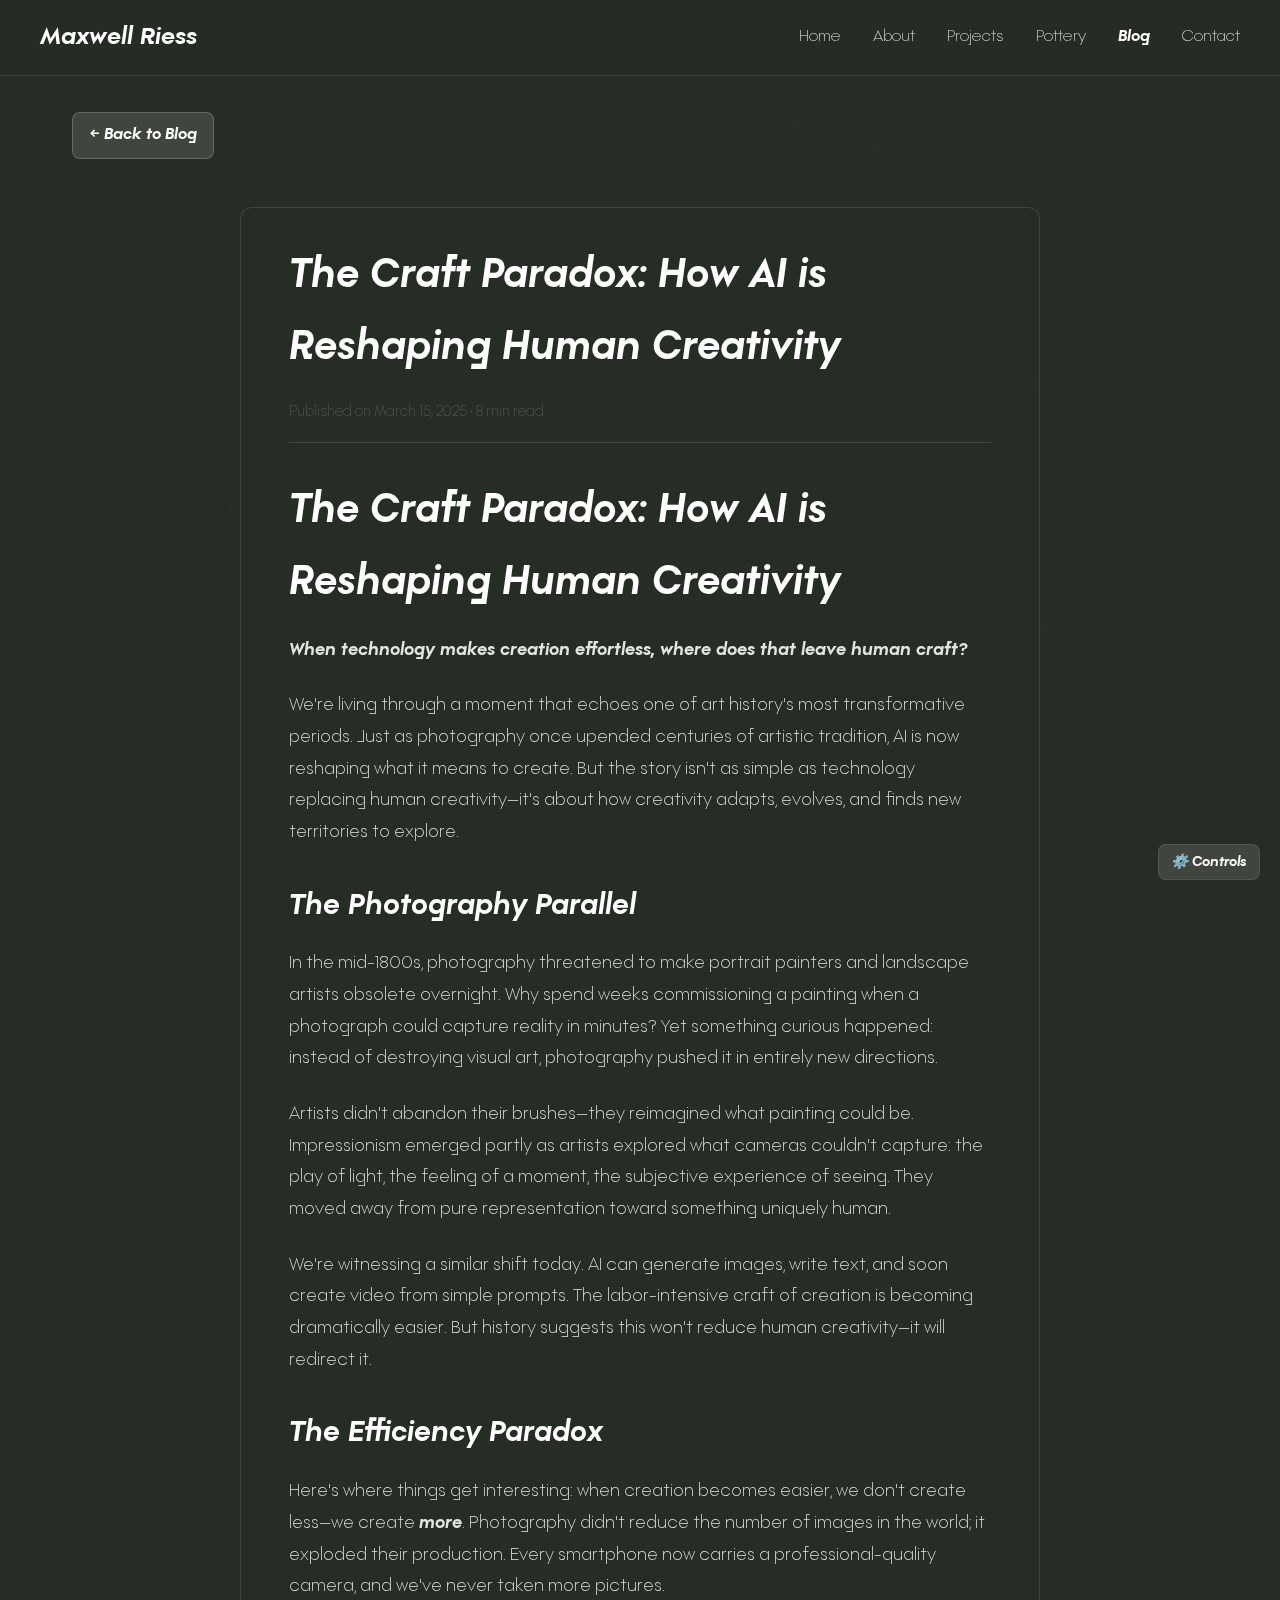
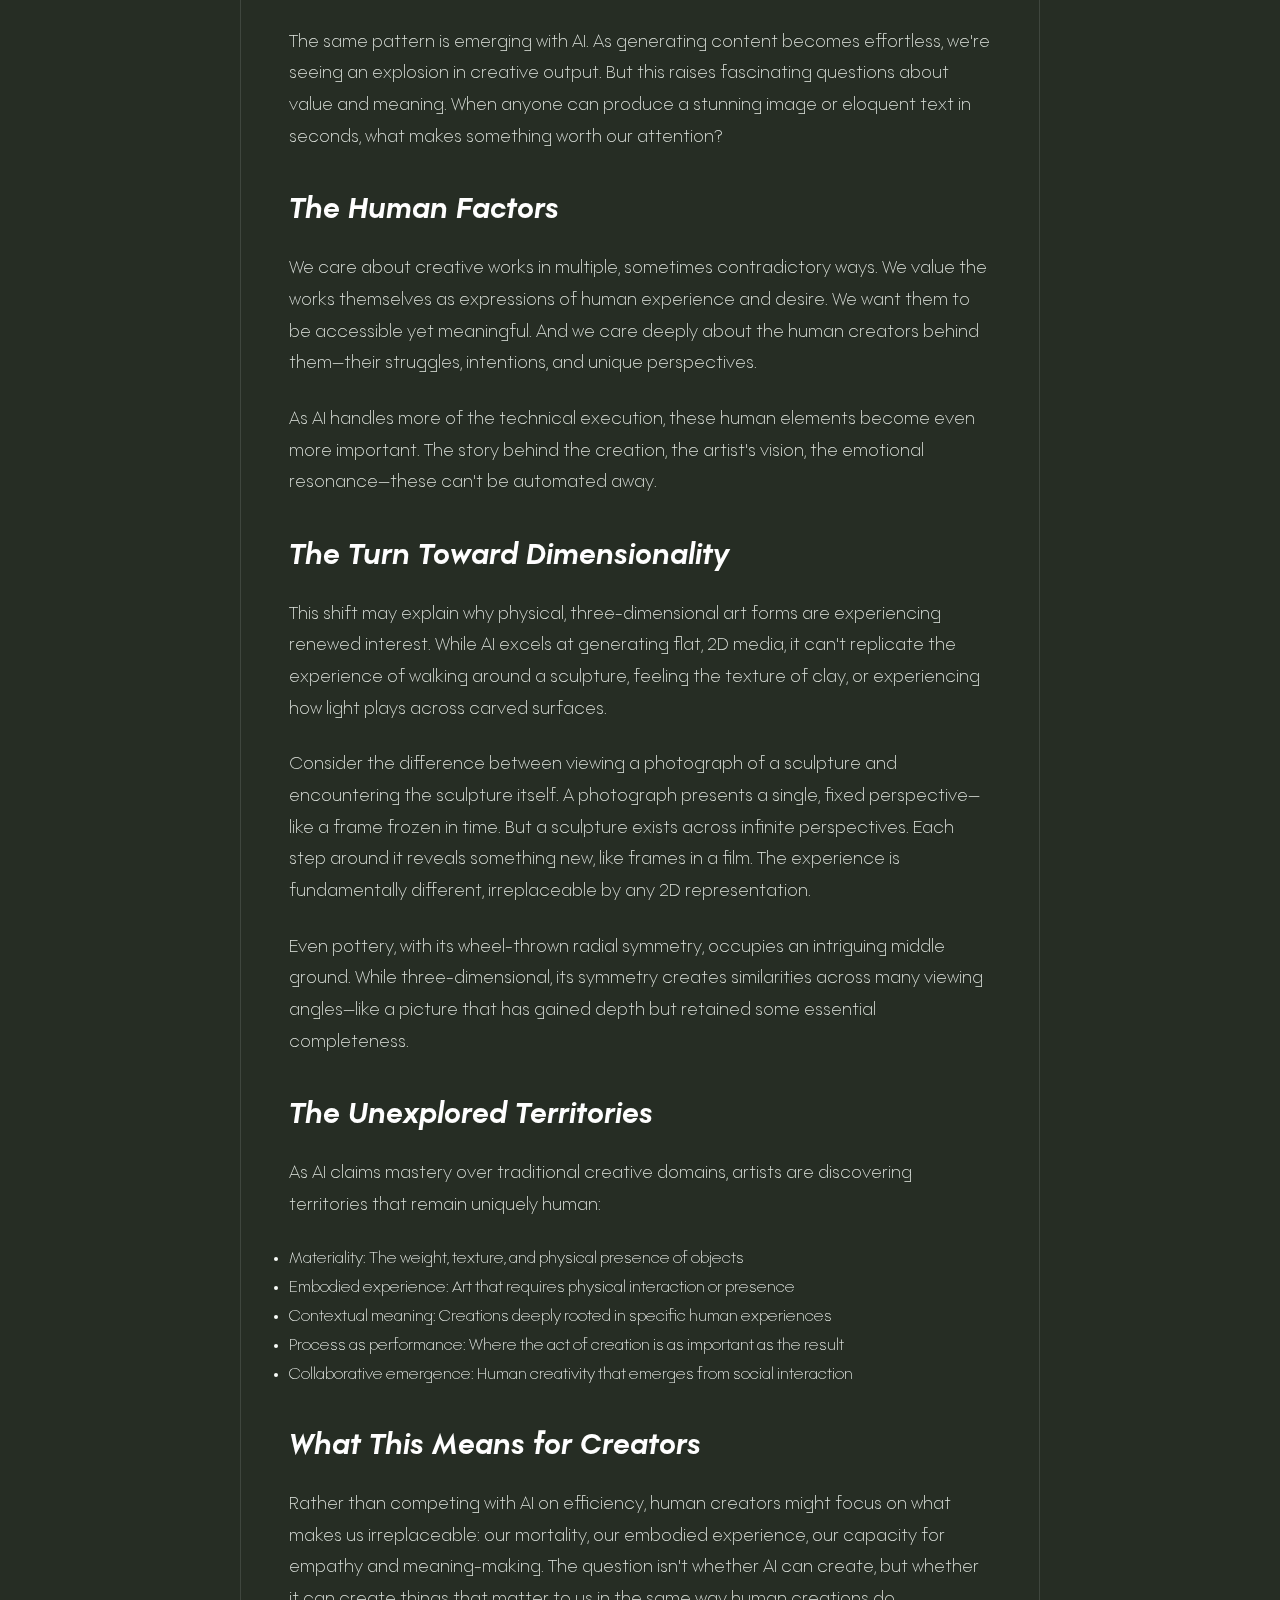
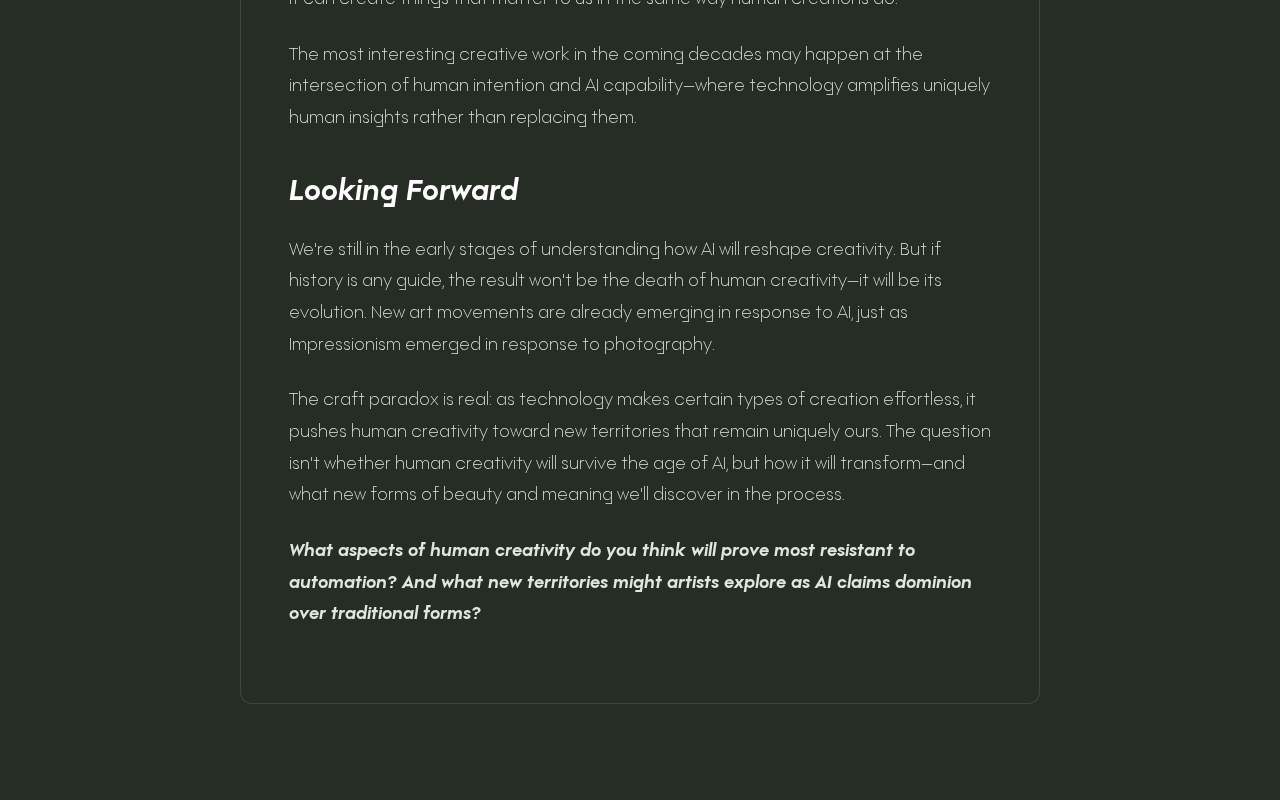
<file: article1-digital-service-design.html>
<!DOCTYPE html>
<html lang="en">
<head>
    <meta charset="UTF-8">
    <meta name="viewport" content="width=device-width, initial-scale=1.0">
    <title>Craft in an AI World: Reflections on Art, Technology, and Dimensionality - Maxwell Riess</title>
    <style>
        /* Font definitions */
        @font-face {
            font-family: 'Rothek';
            src: url('rothek-extralight-webfont-full/webfonts/rothek-extralight.woff2') format('woff2'),
                 url('rothek-extralight-webfont-full/webfonts/rothek-extralight.woff') format('woff'),
                 url('rothek-extralight-webfont-full/webfonts/rothek-extralight.ttf') format('truetype');
            font-weight: 300; /* ExtraLight */
            font-style: normal;
        }

        @font-face {
            font-family: 'Rothek';
            src: url('rothek-bold-italic-webfont-full/webfonts/rothek-bold-italic.woff2') format('woff2'),
                 url('rothek-bold-italic-webfont-full/webfonts/rothek-bold-italic.woff') format('woff'),
                 url('rothek-bold-italic-webfont-full/webfonts/rothek-bold-italic.ttf') format('truetype');
            font-weight: 700; /* Bold */
            font-style: italic;
        }

        * {
            margin: 0;
            padding: 0;
            box-sizing: border-box;
        }

        body, html {
            font-family: 'Rothek', Arial, sans-serif;
            font-weight: 300; /* Default to ExtraLight */
            overflow-x: hidden;
            background: #262D24; /* Dark Slate Grey */
            color: #F9FDF9;    /* Off-White */
            line-height: 1.8;
        }

        /* Canvas Background */
        #flocking-canvas {
            position: fixed;
            top: 0;
            left: 0;
            z-index: 1;
            opacity: 0.05; /* Very subtle for article pages */
            transition: opacity 0.3s ease;
        }

        /* Navigation */
        nav {
            position: fixed;
            top: 0;
            left: 0;
            right: 0;
            z-index: 1000;
            background: rgba(38, 45, 36, 0.85); /* Dark Slate Grey with alpha */
            backdrop-filter: blur(10px);
            border-bottom: 1px solid rgba(249, 253, 249, 0.1); /* Off-White border */
            padding: 1rem 2rem;
        }

        .nav-container {
            max-width: 1200px;
            margin: 0 auto;
            display: flex;
            justify-content: space-between;
            align-items: center;
        }

        .logo {
            font-family: 'Rothek', Arial, sans-serif;
            font-weight: 700;
            font-style: italic;
            font-size: 1.5rem;
            color: #FEFEFE; /* White */
            text-decoration: none;
        }

        .nav-links {
            display: flex;
            list-style: none;
            gap: 2rem;
        }

        .nav-links a {
            font-family: 'Rothek', Arial, sans-serif;
            font-weight: 300; 
            color: #E1E6E0; /* Light Grey */
            text-decoration: none;
            transition: color 0.3s ease;
            cursor: pointer;
        }

        .nav-links a:hover,
        .nav-links a.active { /* Active state might be different for article pages or not needed */
            color: #FEFEFE; /* White */
            font-weight: 700;
            font-style: italic;
        }
        
        .back-to-blog-link {
            display: inline-block;
            margin-top: 2rem;
            margin-bottom: 1rem; /* Space before main article content */
            font-family: 'Rothek', Arial, sans-serif;
            font-weight: 700;
            font-style: italic;
            color: #FEFEFE;
            text-decoration: none;
            padding: 8px 16px;
            background: rgba(89, 95, 87, 0.5);
            border: 1px solid rgba(249, 253, 249, 0.2);
            border-radius: 8px;
            transition: all 0.3s ease;
        }

        .back-to-blog-link:hover {
            background: rgba(89, 95, 87, 0.7);
        }


        /* Mobile menu */
        .mobile-menu-btn {
            display: none;
            background: none;
            border: none;
            color: #FEFEFE; /* White */
            font-size: 1.5rem;
            cursor: pointer;
        }

        /* Main Content Area for Article */
        main {
            position: relative;
            z-index: 10;
            padding-top: 80px; /* Space for fixed nav */
            padding-bottom: 4rem; /* Footer space */
        }
        
        .container {
            max-width: 1200px; /* General container for centering */
            margin: 0 auto;
            padding: 0 2rem; /* Side padding */
        }

        .article-page-content {
            max-width: 800px;
            margin: 2rem auto; /* Centering the article block */
            background: rgba(38, 45, 36, 0.6); 
            border-radius: 12px;
            padding: 2rem 3rem 3rem 3rem; /* More padding for article */
            border: 1px solid rgba(89, 95, 87, 0.5); 
        }

        .article-page-content h1, .article-page-content h2, .article-page-content h3 {
            font-family: 'Rothek', Arial, sans-serif;
            font-weight: 700;
            font-style: italic;
            color: #FEFEFE; 
        }
        
        .article-page-content h1 {
            font-size: 2.5rem;
            margin-bottom: 1rem;
        }

        .article-meta {
            color: #595F57; 
            font-size: 0.9rem;
            margin-bottom: 2rem;
            padding-bottom: 1rem;
            border-bottom: 1px solid rgba(89, 95, 87, 0.5); 
        }

        .article-page-content p {
            color: #E1E6E0; 
            line-height: 1.8;
            margin-bottom: 1.5rem;
            font-size: 1.1rem;
        }
        
        .article-page-content h2 {
            font-size: 1.8rem;
            margin: 2rem 0 1rem 0;
        }

        .article-page-content h3 {
            font-size: 1.4rem;
            margin: 1.5rem 0 0.5rem 0;
        }

        /* Simulation Controls (can be reused from main page) */
        #simulation-controls {
            position: fixed;
            bottom: 20px;
            right: 20px;
            z-index: 1000;
        }

        #toggle-menu-button {
            background: rgba(89, 95, 87, 0.5); 
            border: 1px solid rgba(89, 95, 87, 0.7); 
            border-radius: 8px;
            padding: 8px 12px;
            color: #FEFEFE; 
            cursor: pointer;
            font-family: 'Rothek', Arial, sans-serif;
            font-weight: 700;
            font-style: italic;
            font-size: 0.875rem;
            transition: all 0.3s ease;
        }

        #toggle-menu-button:hover {
            background: rgba(89, 95, 87, 0.7); 
        }

        #parameter-menu {
            position: absolute;
            bottom: 100%;
            right: 0;
            background: rgba(38, 45, 36, 0.95); 
            border: 1px solid rgba(89, 95, 87, 0.5); 
            border-radius: 12px;
            padding: 1rem;
            margin-bottom: 10px;
            min-width: 320px;
            max-width: 90vw;
            max-height: 80vh;
            overflow-y: auto;
            display: none;
        }

        #parameter-menu.show {
            display: block;
        }

        .parameter-categories {
            display: flex;
            justify-content: space-between;
            margin-bottom: 1rem;
            gap: 0.5rem;
            flex-wrap: wrap;
        }

        .category-tab {
            background: rgba(89, 95, 87, 0.3);
            border: 1px solid rgba(89, 95, 87, 0.5);
            border-radius: 8px;
            padding: 8px 12px;
            color: #E1E6E0;
            cursor: pointer;
            font-size: 1.2rem;
            transition: all 0.3s ease;
            flex: 1;
            text-align: center;
            min-width: 60px;
        }

        .category-tab:hover {
            background: rgba(89, 95, 87, 0.5);
        }

        .category-tab.active {
            background: rgba(89, 95, 87, 0.7);
            border-color: rgba(89, 95, 87, 0.8);
        }

        .parameter-category {
            display: none;
        }

        .parameter-category.active {
            display: block;
        }

        .parameter-group {
            margin-bottom: 1rem;
        }

        .parameter-group label {
            display: block;
            margin-bottom: 0.5rem;
            font-size: 0.875rem;
            color: #E1E6E0; 
            font-weight: 300; 
            font-style: normal;
        }

        .parameter-group input[type="range"] {
            width: 100%;
            margin-bottom: 0.25rem;
        }

        .parameter-value {
            font-size: 0.75rem;
            color: #595F57; 
        }

        /* Mobile Responsiveness */
        @media (max-width: 768px) {
            #simulation-controls {
                bottom: 10px;
                right: 10px;
                left: 10px;
                width: auto;
            }

            #toggle-menu-button {
                width: 100%;
                text-align: center;
            }

            #parameter-menu {
                position: fixed;
                bottom: 60px;
                left: 10px;
                right: 10px;
                width: auto;
                min-width: auto;
                max-height: 70vh;
            }

            .parameter-categories {
                gap: 0.25rem;
            }

            .category-tab {
                font-size: 1rem;
                padding: 6px 8px;
                min-width: 50px;
            }

            .parameter-group label {
                font-size: 0.8rem;
            }

            .parameter-group input[type="range"] {
                height: 32px;
            }
        }

        /* Mobile Responsiveness */
        @media (max-width: 768px) {
            .nav-links {
                display: none;
                position: absolute;
                top: 100%;
                left: 0;
                right: 0;
                background: rgba(38, 45, 36, 0.95); 
                flex-direction: column;
                padding: 1rem 2rem;
                gap: 1rem;
            }

            .nav-links.show {
                display: flex;
            }

            .mobile-menu-btn {
                display: block;
            }
            .article-page-content {
                 padding: 1.5rem;
            }
            .article-page-content h1 {
                font-size: 2rem;
            }
        }
    </style>
</head>
<body>
    <canvas id="flocking-canvas"></canvas>

    <nav>
        <div class="nav-container">
            <a href="index.html" class="logo">Maxwell Riess</a>
            <ul class="nav-links">
                <li><a href="index.html#home">Home</a></li>
                <li><a href="index.html#about">About</a></li>
                <li><a href="index.html#projects">Projects</a></li>
                <li><a href="index.html#pottery">Pottery</a></li>
                <li><a href="index.html#blog" class="active">Blog</a></li>
                <li><a href="index.html#contact">Contact</a></li>
            </ul>
            <button class="mobile-menu-btn">☰</button>
        </div>
    </nav>

    <main>
        <div class="container">
             <a href="index.html#blog" class="back-to-blog-link">← Back to Blog</a>
            <div class="article-page-content">
                <h1>The Craft Paradox: How AI is Reshaping Human Creativity</h1>
                <div class="article-meta">Published on March 15, 2025 • 8 min read</div>

                <!DOCTYPE html>
<html lang="en">
<head>
    <meta charset="UTF-8">
    <meta name="viewport" content="width=device-width, initial-scale=1.0">
    <title>The Craft Paradox: How AI is Reshaping Human Creativity</title>
</head>
<body>
    <article>
        <h1>The Craft Paradox: How AI is Reshaping Human Creativity</h1>
    <p><em>When technology makes creation effortless, where does that leave human craft?</em></p>

    <p>We're living through a moment that echoes one of art history's most transformative periods. Just as photography once upended centuries of artistic tradition, AI is now reshaping what it means to create. But the story isn't as simple as technology replacing human creativity—it's about how creativity adapts, evolves, and finds new territories to explore.</p>

    <h2>The Photography Parallel</h2>

    <p>In the mid-1800s, photography threatened to make portrait painters and landscape artists obsolete overnight. Why spend weeks commissioning a painting when a photograph could capture reality in minutes? Yet something curious happened: instead of destroying visual art, photography pushed it in entirely new directions.</p>

    <p>Artists didn't abandon their brushes—they reimagined what painting could be. Impressionism emerged partly as artists explored what cameras couldn't capture: the play of light, the feeling of a moment, the subjective experience of seeing. They moved away from pure representation toward something uniquely human.</p>

    <p>We're witnessing a similar shift today. AI can generate images, write text, and soon create video from simple prompts. The labor-intensive craft of creation is becoming dramatically easier. But history suggests this won't reduce human creativity—it will redirect it.</p>

    <h2>The Efficiency Paradox</h2>

    <p>Here's where things get interesting: when creation becomes easier, we don't create less—we create <em>more</em>. Photography didn't reduce the number of images in the world; it exploded their production. Every smartphone now carries a professional-quality camera, and we've never taken more pictures.</p>

    <p>The same pattern is emerging with AI. As generating content becomes effortless, we're seeing an explosion in creative output. But this raises fascinating questions about value and meaning. When anyone can produce a stunning image or eloquent text in seconds, what makes something worth our attention?</p>

    <h2>The Human Factors</h2>

    <p>We care about creative works in multiple, sometimes contradictory ways. We value the works themselves as expressions of human experience and desire. We want them to be accessible yet meaningful. And we care deeply about the human creators behind them—their struggles, intentions, and unique perspectives.</p>

    <p>As AI handles more of the technical execution, these human elements become even more important. The story behind the creation, the artist's vision, the emotional resonance—these can't be automated away.</p>

    <h2>The Turn Toward Dimensionality</h2>

    <p>This shift may explain why physical, three-dimensional art forms are experiencing renewed interest. While AI excels at generating flat, 2D media, it can't replicate the experience of walking around a sculpture, feeling the texture of clay, or experiencing how light plays across carved surfaces.</p>

    <p>Consider the difference between viewing a photograph of a sculpture and encountering the sculpture itself. A photograph presents a single, fixed perspective—like a frame frozen in time. But a sculpture exists across infinite perspectives. Each step around it reveals something new, like frames in a film. The experience is fundamentally different, irreplaceable by any 2D representation.</p>

    <p>Even pottery, with its wheel-thrown radial symmetry, occupies an intriguing middle ground. While three-dimensional, its symmetry creates similarities across many viewing angles—like a picture that has gained depth but retained some essential completeness.</p>

    <h2>The Unexplored Territories</h2>

    <p>As AI claims mastery over traditional creative domains, artists are discovering territories that remain uniquely human:</p>

    <ul>
        <li><strong>Materiality</strong>: The weight, texture, and physical presence of objects</li>
        <li><strong>Embodied experience</strong>: Art that requires physical interaction or presence</li>
        <li><strong>Contextual meaning</strong>: Creations deeply rooted in specific human experiences</li>
        <li><strong>Process as performance</strong>: Where the act of creation is as important as the result</li>
        <li><strong>Collaborative emergence</strong>: Human creativity that emerges from social interaction</li>
    </ul>

    <h2>What This Means for Creators</h2>

    <p>Rather than competing with AI on efficiency, human creators might focus on what makes us irreplaceable: our mortality, our embodied experience, our capacity for empathy and meaning-making. The question isn't whether AI can create, but whether it can create things that matter to us in the same way human creations do.</p>

    <p>The most interesting creative work in the coming decades may happen at the intersection of human intention and AI capability—where technology amplifies uniquely human insights rather than replacing them.</p>

    <h2>Looking Forward</h2>

    <p>We're still in the early stages of understanding how AI will reshape creativity. But if history is any guide, the result won't be the death of human creativity—it will be its evolution. New art movements are already emerging in response to AI, just as Impressionism emerged in response to photography.</p>

    <p>The craft paradox is real: as technology makes certain types of creation effortless, it pushes human creativity toward new territories that remain uniquely ours. The question isn't whether human creativity will survive the age of AI, but how it will transform—and what new forms of beauty and meaning we'll discover in the process.</p>

    <p><em>What aspects of human creativity do you think will prove most resistant to automation? And what new territories might artists explore as AI claims dominion over traditional forms?</em></p>
                
                
            </div>
        </div>
    </main>

    <!-- Simulation Controls -->
    <div id="simulation-controls">
        <button id="toggle-menu-button">⚙️ Controls</button>
        <div id="parameter-menu">
            <div class="parameter-categories">
                <div class="category-tab active" data-category="population"><img src="population_symbol.png" alt="Population" class="category-icon"></div>
                <div class="category-tab" data-category="movement"><img src="movement_symbol.png" alt="Movement" class="category-icon"></div>
                <div class="category-tab" data-category="perception"><img src="perception_symbol.png" alt="Perception" class="category-icon"></div>
            </div>

            <div class="parameter-category active" data-category="population">
                <div class="parameter-group">
                    <label for="numBoids">Number of Boids: <span id="numBoidsValue">75</span></label>
                    <input type="range" id="numBoids" min="10" max="500" value="75">
                </div>
            </div>

            <div class="parameter-category" data-category="movement">
                <div class="parameter-group">
                    <label for="maxSpeed">Max Speed: <span id="maxSpeedValue">0.3</span></label>
                    <input type="range" id="maxSpeed" min="0.1" max="5" step="0.1" value="0.3">
                </div>
                <div class="parameter-group">
                    <label for="maxForce">Max Force: <span id="maxForceValue">0.05</span></label>
                    <input type="range" id="maxForce" min="0.01" max="1" step="0.01" value="0.05">
                </div>
            </div>

            <div class="parameter-category" data-category="perception">
                <div class="parameter-group">
                    <label for="perceptionRadius">Perception Radius: <span id="perceptionRadiusValue">17</span></label>
                    <input type="range" id="perceptionRadius" min="5" max="100" value="17">
                </div>
                <div class="parameter-group">
                    <label for="avoidanceRadius">Avoidance Radius: <span id="avoidanceRadiusValue">20</span></label>
                    <input type="range" id="avoidanceRadius" min="5" max="50" value="20">
                </div>
            </div>
        </div>
    </div>

    <script>
        document.addEventListener('DOMContentLoaded', function() {
            const mobileMenuBtn = document.querySelector('.mobile-menu-btn');
            const navLinksContainer = document.querySelector('.nav-links');

            // Mobile menu toggle
            if (mobileMenuBtn && navLinksContainer) {
                mobileMenuBtn.addEventListener('click', function() {
                    navLinksContainer.classList.toggle('show');
                });
            }
            
            // Initialize flocking simulation
            initFlockingSimulation();

            // Parameter controls toggle
            const toggleButton = document.getElementById('toggle-menu-button');
            const menu = document.getElementById('parameter-menu');

            if (toggleButton && menu) {
                toggleButton.addEventListener('click', () => {
                    menu.classList.toggle('show');
                });
            }

            // Category navigation
            const categoryTabs = document.querySelectorAll('.category-tab');
            const parameterCategories = document.querySelectorAll('.parameter-category');

            categoryTabs.forEach(tab => {
                tab.addEventListener('click', () => {
                    const targetCategory = tab.getAttribute('data-category');
                    
                    // Remove active class from all tabs and categories
                    categoryTabs.forEach(t => t.classList.remove('active'));
                    parameterCategories.forEach(c => c.classList.remove('active'));
                    
                    // Add active class to clicked tab and corresponding category
                    tab.classList.add('active');
                    const targetCategoryElement = document.querySelector(`.parameter-category[data-category="${targetCategory}"]`);
                    if (targetCategoryElement) {
                        targetCategoryElement.classList.add('active');
                    }
                });
            });
        });

        // Flocking Simulation Code (with slow parameters by default for articles)
        function initFlockingSimulation() {
            const canvas = document.getElementById('flocking-canvas');
            const ctx = canvas.getContext('2d');

            function resizeCanvas() {
                canvas.width = window.innerWidth;
                canvas.height = window.innerHeight;
            }

            window.addEventListener('resize', resizeCanvas);
            resizeCanvas();

            class Boid {
                constructor(x, y, vx, vy) {
                    this.x = x;
                    this.y = y;
                    this.vx = vx;
                    this.vy = vy;
                }

                draw() {
                    const emoji = ">";
                    const size = simulationParameters.boidSize;

                    ctx.save();
                    ctx.translate(this.x, this.y);
                    const angle = Math.atan2(this.vy, this.vx);
                    ctx.rotate(angle);
                    ctx.font = `${size * 4}px 'Rothek', Arial, sans-serif`;
                    ctx.fillStyle = 'rgba(249, 253, 249, 0.7)'; 
                    ctx.fillText(emoji, -size, size);
                    ctx.restore();
                }

                update(boids) {
                    let alignment = { x: 0, y: 0 };
                    let cohesion = { x: 0, y: 0 };
                    let separation = { x: 0, y: 0 };
                    let avoidance = { x: 0, y: 0 };
                    let count = 0;

                    if (this.x < simulationParameters.boundary) this.vx += simulationParameters.maxForce * 2;
                    if (this.x > canvas.width - simulationParameters.boundary) this.vx -= simulationParameters.maxForce * 2;
                    if (this.y < simulationParameters.boundary) this.vy += simulationParameters.maxForce * 2;
                    if (this.y > canvas.height - simulationParameters.boundary) this.vy -= simulationParameters.maxForce * 2;

                    for (const other of boids) {
                        if (other !== this) {
                            const d = Math.hypot(this.x - other.x, this.y - other.y);

                            if (d < simulationParameters.perceptionRadius) {
                                alignment.x += other.vx;
                                alignment.y += other.vy;
                                cohesion.x += other.x;
                                cohesion.y += other.y;

                                if (d < simulationParameters.avoidanceRadius) {
                                    const forceMultiplier = (simulationParameters.avoidanceRadius - d) / simulationParameters.avoidanceRadius;
                                    avoidance.x += (this.x - other.x) * forceMultiplier;
                                    avoidance.y += (this.y - other.y) * forceMultiplier;
                                }
                                count++;
                            }
                        }
                    }

                    if (count > 0) {
                        alignment.x /= count;
                        alignment.y /= count;
                        cohesion.x = (cohesion.x / count) - this.x;
                        cohesion.y = (cohesion.y / count) - this.y;
                        separation.x = avoidance.x;
                        separation.y = avoidance.y;

                        const alignmentMag = Math.hypot(alignment.x, alignment.y);
                        const cohesionMag = Math.hypot(cohesion.x, cohesion.y);
                        const separationMag = Math.hypot(separation.x, separation.y);
                        const avoidanceMag = Math.hypot(avoidance.x, avoidance.y);

                        if (alignmentMag !== 0) {
                            alignment.x = (alignment.x / alignmentMag) * simulationParameters.maxSpeed;
                            alignment.y = (alignment.y / alignmentMag) * simulationParameters.maxSpeed;
                        }
                        if (cohesionMag !== 0) {
                            cohesion.x = (cohesion.x / cohesionMag) * simulationParameters.maxSpeed;
                            cohesion.y = (cohesion.y / cohesionMag) * simulationParameters.maxSpeed;
                        }
                        if (separationMag !== 0) {
                            separation.x = (separation.x / separationMag) * simulationParameters.maxSpeed;
                            separation.y = (separation.y / separationMag) * simulationParameters.maxSpeed;
                        }
                        if (avoidanceMag !== 0) {
                            avoidance.x = (avoidance.x / avoidanceMag) * simulationParameters.maxSpeed;
                            avoidance.y = (avoidance.y / avoidanceMag) * simulationParameters.maxSpeed;
                        }

                        alignment.x *= simulationParameters.alignmentWeight;
                        alignment.y *= simulationParameters.alignmentWeight;
                        cohesion.x *= simulationParameters.cohesionWeight;
                        cohesion.y *= simulationParameters.cohesionWeight;
                        separation.x *= simulationParameters.separationWeight;
                        separation.y *= simulationParameters.separationWeight;
                        avoidance.x *= simulationParameters.avoidanceWeight;
                        avoidance.y *= simulationParameters.avoidanceWeight;

                        const ax = alignment.x + cohesion.x + separation.x + avoidance.x;
                        const ay = alignment.y + cohesion.y + separation.y + avoidance.y;

                        this.vx += ax * simulationParameters.maxForce;
                        this.vy += ay * simulationParameters.maxForce;

                        const speed = Math.hypot(this.vx, this.vy);
                        if (speed > simulationParameters.maxSpeed) {
                            this.vx = (this.vx / speed) * simulationParameters.maxSpeed;
                            this.vy = (this.vy / speed) * simulationParameters.maxSpeed;
                        }
                    }

                    this.x += this.vx;
                    this.y += this.vy;

                    if (!simulationParameters.wrapAround) {
                        if (this.x < 0 || this.x > canvas.width) this.vx = -this.vx;
                        if (this.y < 0 || this.y > canvas.height) this.vy = -this.vy;
                    } else {
                        if (this.x < -simulationParameters.boidSize) this.x = canvas.width + simulationParameters.boidSize;
                        if (this.x > canvas.width + simulationParameters.boidSize) this.x = -simulationParameters.boidSize;
                        if (this.y < -simulationParameters.boidSize) this.y = canvas.height + simulationParameters.boidSize;
                        if (this.y > canvas.height + simulationParameters.boidSize) this.y = -simulationParameters.boidSize;
                    }
                }
            }

            // Default SLOW parameters for article pages
            const simulationParameters = {
                numBoids: parseInt(document.getElementById('numBoids').value, 10) || 75,
                boidSize: 5,
                maxSpeed: parseFloat(document.getElementById('maxSpeed').value) || 0.3,
                maxForce: parseFloat(document.getElementById('maxForce').value) || 0.05,
                perceptionRadius: parseInt(document.getElementById('perceptionRadius').value, 10) || 17,
                avoidanceRadius: parseInt(document.getElementById('avoidanceRadius').value, 10) || 20,
                alignmentWeight: 15,
                cohesionWeight: 11,
                separationWeight: 10,
                avoidanceWeight: 1,
                boundary: 0,
                wrapAround: true,
            };
            window.simulationParameters = simulationParameters; // Make global

            const boids = [];
            window.initBoids = function() { // Make global
                boids.length = 0;
                for (let i = 0; i < simulationParameters.numBoids; i++) {
                    const x = Math.random() * canvas.width;
                    const y = Math.random() * canvas.height;
                    const vx = (Math.random() * 2 - 1) * simulationParameters.maxSpeed;
                    const vy = (Math.random() * 2 - 1) * simulationParameters.maxSpeed;
                    boids.push(new Boid(x, y, vx, vy));
                }
            }

            function animate() {
                ctx.clearRect(0, 0, canvas.width, canvas.height);
                for (const boid of boids) {
                    boid.update(boids);
                }
                for (const boid of boids) {
                    boid.draw();
                }
                requestAnimationFrame(animate);
            }

            initBoids();
            animate();

            // Parameter controls
            const controls = [
                'numBoids', 'maxSpeed', 'maxForce', 'perceptionRadius', 'avoidanceRadius'
            ];
            controls.forEach(control => {
                const element = document.getElementById(control);
                const valueElement = document.getElementById(control + 'Value');
                if (element && valueElement) {
                    element.addEventListener('input', (event) => {
                        const value = control === 'numBoids' || control === 'perceptionRadius' || control === 'avoidanceRadius' 
                            ? parseInt(event.target.value, 10) 
                            : parseFloat(event.target.value);
                        
                        valueElement.textContent = value;
                        
                        if (!isNaN(value)) {
                            simulationParameters[control] = value;
                            if (control === 'numBoids') {
                                initBoids(); // Re-initialize boids if number changes
                            }
                        }
                    });
                }
            });
        }
    </script>
</body>
</html>
</file>
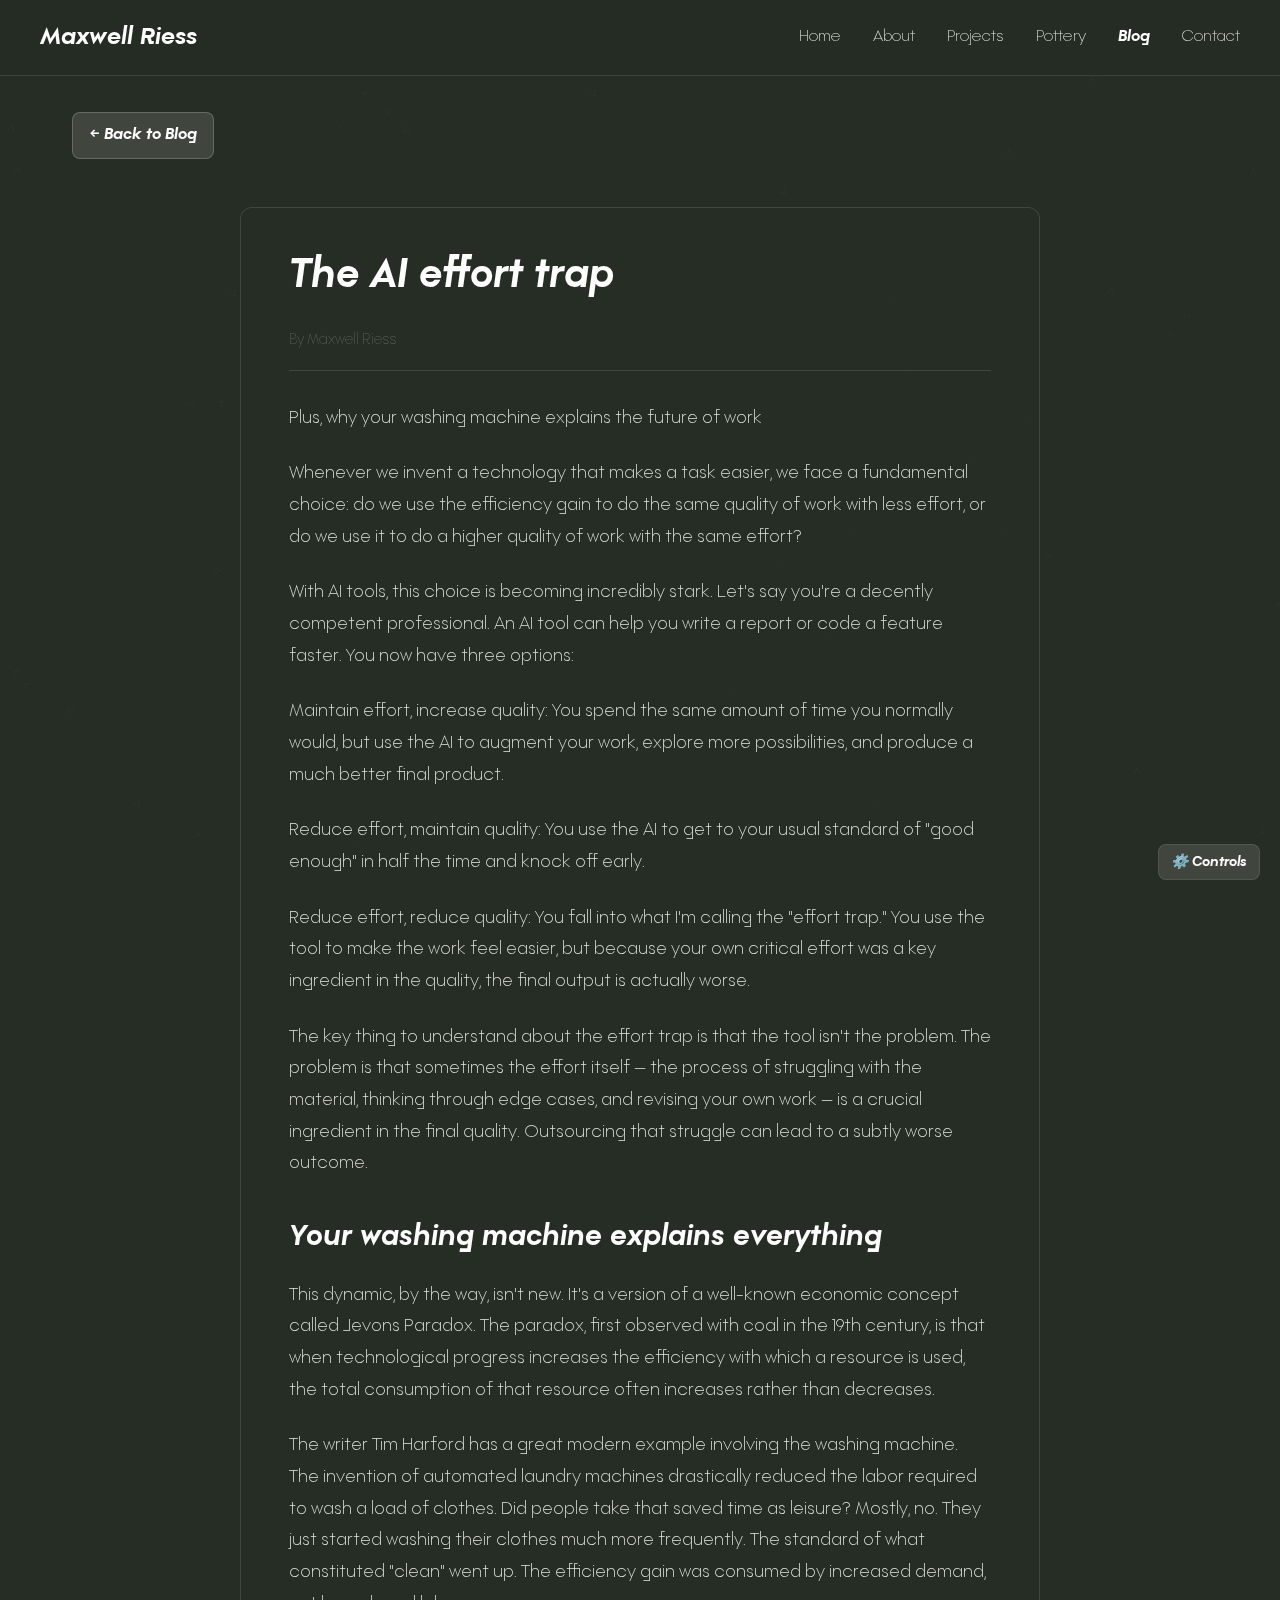
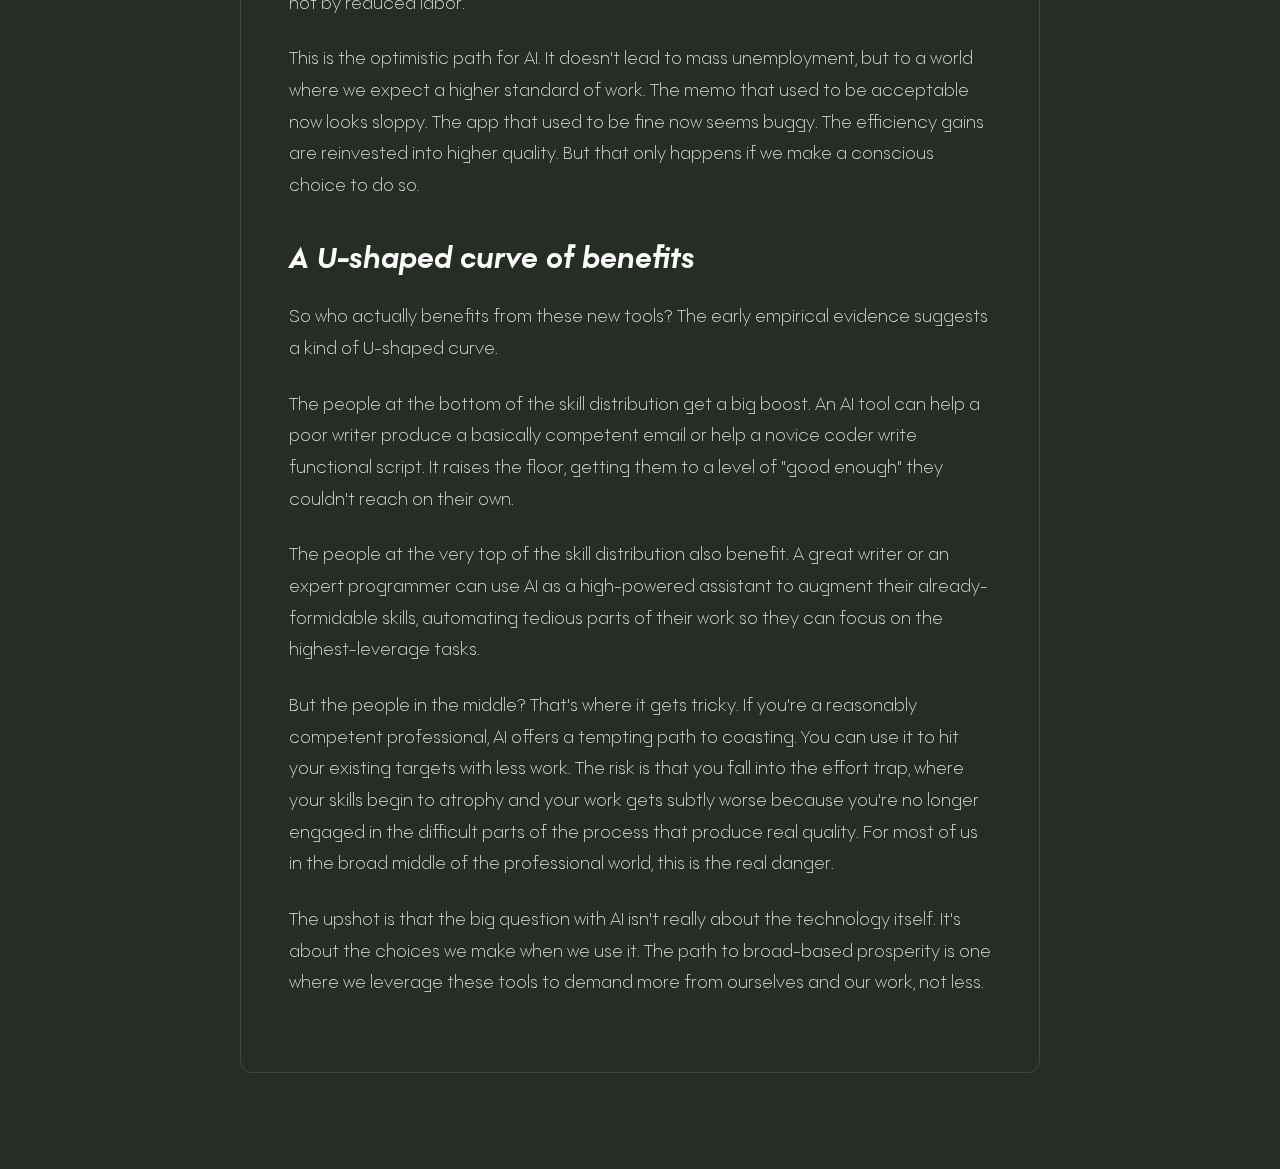
<file: article2-building-tools.html>
<!DOCTYPE html>
<html lang="en">
<head>
    <meta charset="UTF-8">
    <meta name="viewport" content="width=device-width, initial-scale=1.0">
    <title>The AI Effort Trap - Maxwell Riess</title>
    <style>
        /* Font definitions */
        @font-face {
            font-family: 'Rothek';
            src: url('rothek-extralight-webfont-full/webfonts/rothek-extralight.woff2') format('woff2'),
                 url('rothek-extralight-webfont-full/webfonts/rothek-extralight.woff') format('woff'),
                 url('rothek-extralight-webfont-full/webfonts/rothek-extralight.ttf') format('truetype');
            font-weight: 300; /* ExtraLight */
            font-style: normal;
        }

        @font-face {
            font-family: 'Rothek';
            src: url('rothek-bold-italic-webfont-full/webfonts/rothek-bold-italic.woff2') format('woff2'),
                 url('rothek-bold-italic-webfont-full/webfonts/rothek-bold-italic.woff') format('woff'),
                 url('rothek-bold-italic-webfont-full/webfonts/rothek-bold-italic.ttf') format('truetype');
            font-weight: 700; /* Bold */
            font-style: italic;
        }

        * {
            margin: 0;
            padding: 0;
            box-sizing: border-box;
        }

        body, html {
            font-family: 'Rothek', Arial, sans-serif;
            font-weight: 300; /* Default to ExtraLight */
            overflow-x: hidden;
            background: #262D24; /* Dark Slate Grey */
            color: #F9FDF9;    /* Off-White */
            line-height: 1.8;
        }

        /* Canvas Background */
        #flocking-canvas {
            position: fixed;
            top: 0;
            left: 0;
            z-index: 1;
            opacity: 0.05; /* Very subtle for article pages */
            transition: opacity 0.3s ease;
        }

        /* Navigation */
        nav {
            position: fixed;
            top: 0;
            left: 0;
            right: 0;
            z-index: 1000;
            background: rgba(38, 45, 36, 0.85); /* Dark Slate Grey with alpha */
            backdrop-filter: blur(10px);
            border-bottom: 1px solid rgba(249, 253, 249, 0.1); /* Off-White border */
            padding: 1rem 2rem;
        }

        .nav-container {
            max-width: 1200px;
            margin: 0 auto;
            display: flex;
            justify-content: space-between;
            align-items: center;
        }

        .logo {
            font-family: 'Rothek', Arial, sans-serif;
            font-weight: 700;
            font-style: italic;
            font-size: 1.5rem;
            color: #FEFEFE; /* White */
            text-decoration: none;
        }

        .nav-links {
            display: flex;
            list-style: none;
            gap: 2rem;
        }

        .nav-links a {
            font-family: 'Rothek', Arial, sans-serif;
            font-weight: 300; 
            color: #E1E6E0; /* Light Grey */
            text-decoration: none;
            transition: color 0.3s ease;
            cursor: pointer;
        }

        .nav-links a:hover,
        .nav-links a.active { 
            color: #FEFEFE; /* White */
            font-weight: 700;
            font-style: italic;
        }
        
        .back-to-blog-link {
            display: inline-block;
            margin-top: 2rem;
            margin-bottom: 1rem; 
            font-family: 'Rothek', Arial, sans-serif;
            font-weight: 700;
            font-style: italic;
            color: #FEFEFE;
            text-decoration: none;
            padding: 8px 16px;
            background: rgba(89, 95, 87, 0.5);
            border: 1px solid rgba(249, 253, 249, 0.2);
            border-radius: 8px;
            transition: all 0.3s ease;
        }

        .back-to-blog-link:hover {
            background: rgba(89, 95, 87, 0.7);
        }

        /* Mobile menu */
        .mobile-menu-btn {
            display: none;
            background: none;
            border: none;
            color: #FEFEFE; 
            font-size: 1.5rem;
            cursor: pointer;
        }

        /* Main Content Area for Article */
        main {
            position: relative;
            z-index: 10;
            padding-top: 80px; 
            padding-bottom: 4rem; 
        }
        
        .container {
            max-width: 1200px; 
            margin: 0 auto;
            padding: 0 2rem; 
        }

        .article-page-content {
            max-width: 800px;
            margin: 2rem auto; 
            background: rgba(38, 45, 36, 0.6); 
            border-radius: 12px;
            padding: 2rem 3rem 3rem 3rem; 
            border: 1px solid rgba(89, 95, 87, 0.5); 
        }

        .article-page-content h1, .article-page-content h2, .article-page-content h3 {
            font-family: 'Rothek', Arial, sans-serif;
            font-weight: 700;
            font-style: italic;
            color: #FEFEFE; 
        }
        
        .article-page-content h1 {
            font-size: 2.5rem;
            margin-bottom: 1rem;
        }

        .article-meta {
            color: #595F57; 
            font-size: 0.9rem;
            margin-bottom: 2rem;
            padding-bottom: 1rem;
            border-bottom: 1px solid rgba(89, 95, 87, 0.5); 
        }

        .article-page-content p {
            color: #E1E6E0; 
            line-height: 1.8;
            margin-bottom: 1.5rem;
            font-size: 1.1rem;
        }
        
        .article-page-content h2 {
            font-size: 1.8rem;
            margin: 2rem 0 1rem 0;
        }

        .article-page-content h3 {
            font-size: 1.4rem;
            margin: 1.5rem 0 0.5rem 0;
        }

        #simulation-controls {
            position: fixed;
            bottom: 20px;
            right: 20px;
            z-index: 1000;
        }

        #toggle-menu-button {
            background: rgba(89, 95, 87, 0.5); 
            border: 1px solid rgba(89, 95, 87, 0.7); 
            border-radius: 8px;
            padding: 8px 12px;
            color: #FEFEFE; 
            cursor: pointer;
            font-family: 'Rothek', Arial, sans-serif;
            font-weight: 700;
            font-style: italic;
            font-size: 0.875rem;
            transition: all 0.3s ease;
        }

        #toggle-menu-button:hover {
            background: rgba(89, 95, 87, 0.7); 
        }

        #parameter-menu {
            position: absolute;
            bottom: 100%;
            right: 0;
            background: rgba(38, 45, 36, 0.95); 
            border: 1px solid rgba(89, 95, 87, 0.5); 
            border-radius: 12px;
            padding: 1rem;
            margin-bottom: 10px;
            min-width: 320px;
            max-width: 90vw;
            max-height: 80vh;
            overflow-y: auto;
            display: none;
        }

        #parameter-menu.show {
            display: block;
        }

        .parameter-categories {
            display: flex;
            justify-content: space-between;
            margin-bottom: 1rem;
            gap: 0.5rem;
            flex-wrap: wrap;
        }

        .category-tab {
            background: rgba(89, 95, 87, 0.3);
            border: 1px solid rgba(89, 95, 87, 0.5);
            border-radius: 8px;
            padding: 8px 12px;
            color: #E1E6E0;
            cursor: pointer;
            font-size: 1.2rem;
            transition: all 0.3s ease;
            flex: 1;
            text-align: center;
            min-width: 60px;
        }

        .category-tab:hover {
            background: rgba(89, 95, 87, 0.5);
        }

        .category-tab.active {
            background: rgba(89, 95, 87, 0.7);
            border-color: rgba(89, 95, 87, 0.8);
        }

        .parameter-category {
            display: none;
        }

        .parameter-category.active {
            display: block;
        }

        .parameter-group {
            margin-bottom: 1rem;
        }

        .parameter-group label {
            display: block;
            margin-bottom: 0.5rem;
            font-size: 0.875rem;
            color: #E1E6E0; 
            font-weight: 300; 
            font-style: normal;
        }

        .parameter-group input[type="range"] {
            width: 100%;
            margin-bottom: 0.25rem;
        }

        .parameter-value {
            font-size: 0.75rem;
            color: #595F57; 
        }

        /* Mobile Responsiveness */
        @media (max-width: 768px) {
            #simulation-controls {
                bottom: 10px;
                right: 10px;
                left: 10px;
                width: auto;
            }

            #toggle-menu-button {
                width: 100%;
                text-align: center;
                font-size: 1.2rem;
                padding: 12px 16px;
            }

            #parameter-menu {
                position: fixed;
                bottom: 60px;
                left: 10px;
                right: 10px;
                width: auto;
                min-width: auto;
                max-height: 70vh;
                padding: 1.5rem;
            }

            .parameter-categories {
                gap: 0.5rem;
                margin-bottom: 1.5rem;
            }

            .category-tab {
                font-size: 1.5rem;
                padding: 12px 16px;
                min-width: 75px;
            }

            .parameter-group {
                margin-bottom: 1.5rem;
            }

            .parameter-group label {
                font-size: 1.2rem;
                margin-bottom: 0.75rem;
            }

            .parameter-group input[type="range"] {
                height: 48px;
                margin-bottom: 0.5rem;
            }

            .parameter-value {
                font-size: 1.1rem;
            }
        }

        @media (max-width: 768px) {
            .nav-links {
                display: none;
                position: absolute;
                top: 100%;
                left: 0;
                right: 0;
                background: rgba(38, 45, 36, 0.95); 
                flex-direction: column;
                padding: 1rem 2rem;
                gap: 1rem;
            }
            .nav-links.show {
                display: flex;
            }
            .mobile-menu-btn {
                display: block;
            }
            .article-page-content {
                 padding: 1.5rem;
            }
            .article-page-content h1 {
                font-size: 2rem;
            }
        }
    </style>
</head>
<body>
    <canvas id="flocking-canvas"></canvas>
    <nav>
        <div class="nav-container">
            <a href="index.html" class="logo">Maxwell Riess</a>
            <ul class="nav-links">
                <li><a href="index.html#home">Home</a></li>
                <li><a href="index.html#about">About</a></li>
                <li><a href="index.html#projects">Projects</a></li>
                <li><a href="index.html#pottery">Pottery</a></li>
                <li><a href="index.html#blog" class="active">Blog</a></li>
                <li><a href="index.html#contact">Contact</a></li>
            </ul>
            <button class="mobile-menu-btn">☰</button>
        </div>
    </nav>
    <main>
        <div class="container">
            <a href="index.html#blog" class="back-to-blog-link">← Back to Blog</a>
            <div class="article-page-content">
                <h1>The AI effort trap</h1>
                <div class="article-meta">By Maxwell Riess</div>
                
                <p>Plus, why your washing machine explains the future of work</p>

                <p>Whenever we invent a technology that makes a task easier, we face a fundamental choice: do we use the efficiency gain to do the same quality of work with less effort, or do we use it to do a higher quality of work with the same effort?</p>
                
                <p>With AI tools, this choice is becoming incredibly stark. Let's say you're a decently competent professional. An AI tool can help you write a report or code a feature faster. You now have three options:</p>
                
                <p><b>Maintain effort, increase quality:</b> You spend the same amount of time you normally would, but use the AI to augment your work, explore more possibilities, and produce a much better final product.</p>
                
                <p><b>Reduce effort, maintain quality:</b> You use the AI to get to your usual standard of "good enough" in half the time and knock off early.</p>
                
                <p><b>Reduce effort, reduce quality:</b> You fall into what I'm calling the "effort trap." You use the tool to make the work feel easier, but because your own critical effort was a key ingredient in the quality, the final output is actually worse.</p>
                
                <p>The key thing to understand about the effort trap is that the tool isn't the problem. The problem is that sometimes the effort itself — the process of struggling with the material, thinking through edge cases, and revising your own work — is a crucial ingredient in the final quality. Outsourcing that struggle can lead to a subtly worse outcome.</p>
                
                <h2>Your washing machine explains everything</h2>
                
                <p>This dynamic, by the way, isn't new. It's a version of a well-known economic concept called Jevons Paradox. The paradox, first observed with coal in the 19th century, is that when technological progress increases the efficiency with which a resource is used, the total consumption of that resource often increases rather than decreases.</p>
                
                <p>The writer Tim Harford has a great modern example involving the washing machine. The invention of automated laundry machines drastically reduced the labor required to wash a load of clothes. Did people take that saved time as leisure? Mostly, no. They just started washing their clothes much more frequently. The standard of what constituted "clean" went up. The efficiency gain was consumed by increased demand, not by reduced labor.</p>
                
                <p>This is the optimistic path for AI. It doesn't lead to mass unemployment, but to a world where we expect a higher standard of work. The memo that used to be acceptable now looks sloppy. The app that used to be fine now seems buggy. The efficiency gains are reinvested into higher quality. But that only happens if we make a conscious choice to do so.</p>
                
                <h2>A U-shaped curve of benefits</h2>
                
                <p>So who actually benefits from these new tools? The early empirical evidence suggests a kind of U-shaped curve.</p>
                
                <p>The people at the bottom of the skill distribution get a big boost. An AI tool can help a poor writer produce a basically competent email or help a novice coder write functional script. It raises the floor, getting them to a level of "good enough" they couldn't reach on their own.</p>
                
                <p>The people at the very top of the skill distribution also benefit. A great writer or an expert programmer can use AI as a high-powered assistant to augment their already-formidable skills, automating tedious parts of their work so they can focus on the highest-leverage tasks.</p>
                
                <p>But the people in the middle? That's where it gets tricky. If you're a reasonably competent professional, AI offers a tempting path to coasting. You can use it to hit your existing targets with less work. The risk is that you fall into the effort trap, where your skills begin to atrophy and your work gets subtly worse because you're no longer engaged in the difficult parts of the process that produce real quality. For most of us in the broad middle of the professional world, this is the real danger.</p>
                
                <p>The upshot is that the big question with AI isn't really about the technology itself. It's about the choices we make when we use it. The path to broad-based prosperity is one where we leverage these tools to demand more from ourselves and our work, not less.</p>
            </div>
        </div>
    </main>
    <div id="simulation-controls">
        <button id="toggle-menu-button">⚙️ Controls</button>
        <div id="parameter-menu">
            <div class="parameter-categories">
                <div class="category-tab active" data-category="population"><img src="population_symbol.png" alt="Population" class="category-icon"></div>
                <div class="category-tab" data-category="movement"><img src="movement_symbol.png" alt="Movement" class="category-icon"></div>
                <div class="category-tab" data-category="perception"><img src="perception_symbol.png" alt="Perception" class="category-icon"></div>
            </div>

            <div class="parameter-category active" data-category="population">
                <div class="parameter-group">
                    <label for="numBoids">Number of Boids: <span id="numBoidsValue">75</span></label>
                    <input type="range" id="numBoids" min="10" max="500" value="75">
                </div>
            </div>

            <div class="parameter-category" data-category="movement">
                <div class="parameter-group">
                    <label for="maxSpeed">Max Speed: <span id="maxSpeedValue">0.3</span></label>
                    <input type="range" id="maxSpeed" min="0.1" max="5" step="0.1" value="0.3">
                </div>
                <div class="parameter-group">
                    <label for="maxForce">Max Force: <span id="maxForceValue">0.05</span></label>
                    <input type="range" id="maxForce" min="0.01" max="1" step="0.01" value="0.05">
                </div>
            </div>

            <div class="parameter-category" data-category="perception">
                <div class="parameter-group">
                    <label for="perceptionRadius">Perception Radius: <span id="perceptionRadiusValue">17</span></label>
                    <input type="range" id="perceptionRadius" min="5" max="100" value="17">
                </div>
                <div class="parameter-group">
                    <label for="avoidanceRadius">Avoidance Radius: <span id="avoidanceRadiusValue">20</span></label>
                    <input type="range" id="avoidanceRadius" min="5" max="50" value="20">
                </div>
            </div>
        </div>
    </div>
    <script>
        document.addEventListener('DOMContentLoaded', function() {
            const mobileMenuBtn = document.querySelector('.mobile-menu-btn');
            const navLinksContainer = document.querySelector('.nav-links');
            if (mobileMenuBtn && navLinksContainer) {
                mobileMenuBtn.addEventListener('click', function() {
                    navLinksContainer.classList.toggle('show');
                });
            }
            initFlockingSimulation();
            const toggleButton = document.getElementById('toggle-menu-button');
            const menu = document.getElementById('parameter-menu');
            if (toggleButton && menu) {
                toggleButton.addEventListener('click', () => {
                    menu.classList.toggle('show');
                });
            }

            // Category navigation
            const categoryTabs = document.querySelectorAll('.category-tab');
            const parameterCategories = document.querySelectorAll('.parameter-category');

            categoryTabs.forEach(tab => {
                tab.addEventListener('click', () => {
                    const targetCategory = tab.getAttribute('data-category');
                    
                    // Remove active class from all tabs and categories
                    categoryTabs.forEach(t => t.classList.remove('active'));
                    parameterCategories.forEach(c => c.classList.remove('active'));
                    
                    // Add active class to clicked tab and corresponding category
                    tab.classList.add('active');
                    const targetCategoryElement = document.querySelector(`.parameter-category[data-category="${targetCategory}"]`);
                    if (targetCategoryElement) {
                        targetCategoryElement.classList.add('active');
                    }
                });
            });
        });
        function initFlockingSimulation() {
            const canvas = document.getElementById('flocking-canvas');
            const ctx = canvas.getContext('2d');
            function resizeCanvas() {
                canvas.width = window.innerWidth;
                canvas.height = window.innerHeight;
            }
            window.addEventListener('resize', resizeCanvas);
            resizeCanvas();
            class Boid {
                constructor(x, y, vx, vy) {
                    this.x = x; this.y = y; this.vx = vx; this.vy = vy;
                }
                draw() {
                    const emoji = ">";
                    const size = simulationParameters.boidSize;
                    ctx.save();
                    ctx.translate(this.x, this.y);
                    const angle = Math.atan2(this.vy, this.vx);
                    ctx.rotate(angle);
                    ctx.font = `${size * 4}px 'Rothek', Arial, sans-serif`;
                    ctx.fillStyle = 'rgba(249, 253, 249, 0.7)'; 
                    ctx.fillText(emoji, -size, size);
                    ctx.restore();
                }
                update(boids) {
                    let alignment = { x: 0, y: 0 }, cohesion = { x: 0, y: 0 }, separation = { x: 0, y: 0 }, avoidance = { x: 0, y: 0 };
                    let count = 0;
                    if (this.x < simulationParameters.boundary) this.vx += simulationParameters.maxForce * 2;
                    if (this.x > canvas.width - simulationParameters.boundary) this.vx -= simulationParameters.maxForce * 2;
                    if (this.y < simulationParameters.boundary) this.vy += simulationParameters.maxForce * 2;
                    if (this.y > canvas.height - simulationParameters.boundary) this.vy -= simulationParameters.maxForce * 2;
                    for (const other of boids) {
                        if (other !== this) {
                            const d = Math.hypot(this.x - other.x, this.y - other.y);
                            if (d < simulationParameters.perceptionRadius) {
                                alignment.x += other.vx; alignment.y += other.vy;
                                cohesion.x += other.x; cohesion.y += other.y;
                                if (d < simulationParameters.avoidanceRadius) {
                                    const forceMultiplier = (simulationParameters.avoidanceRadius - d) / simulationParameters.avoidanceRadius;
                                    avoidance.x += (this.x - other.x) * forceMultiplier;
                                    avoidance.y += (this.y - other.y) * forceMultiplier;
                                }
                                count++;
                            }
                        }
                    }
                    if (count > 0) {
                        alignment.x /= count; alignment.y /= count;
                        cohesion.x = (cohesion.x / count) - this.x; cohesion.y = (cohesion.y / count) - this.y;
                        separation.x = avoidance.x; separation.y = avoidance.y;
                        const alignmentMag = Math.hypot(alignment.x, alignment.y), cohesionMag = Math.hypot(cohesion.x, cohesion.y), separationMag = Math.hypot(separation.x, separation.y), avoidanceMag = Math.hypot(avoidance.x, avoidance.y);
                        if (alignmentMag !== 0) { alignment.x = (alignment.x / alignmentMag) * simulationParameters.maxSpeed; alignment.y = (alignment.y / alignmentMag) * simulationParameters.maxSpeed; }
                        if (cohesionMag !== 0) { cohesion.x = (cohesion.x / cohesionMag) * simulationParameters.maxSpeed; cohesion.y = (cohesion.y / cohesionMag) * simulationParameters.maxSpeed; }
                        if (separationMag !== 0) { separation.x = (separation.x / separationMag) * simulationParameters.maxSpeed; separation.y = (separation.y / separationMag) * simulationParameters.maxSpeed; }
                        if (avoidanceMag !== 0) { avoidance.x = (avoidance.x / avoidanceMag) * simulationParameters.maxSpeed; avoidance.y = (avoidance.y / avoidanceMag) * simulationParameters.maxSpeed; }
                        alignment.x *= simulationParameters.alignmentWeight; alignment.y *= simulationParameters.alignmentWeight;
                        cohesion.x *= simulationParameters.cohesionWeight; cohesion.y *= simulationParameters.cohesionWeight;
                        separation.x *= simulationParameters.separationWeight; separation.y *= simulationParameters.separationWeight;
                        avoidance.x *= simulationParameters.avoidanceWeight; avoidance.y *= simulationParameters.avoidanceWeight;
                        const ax = alignment.x + cohesion.x + separation.x + avoidance.x, ay = alignment.y + cohesion.y + separation.y + avoidance.y;
                        this.vx += ax * simulationParameters.maxForce; this.vy += ay * simulationParameters.maxForce;
                        const speed = Math.hypot(this.vx, this.vy);
                        if (speed > simulationParameters.maxSpeed) { this.vx = (this.vx / speed) * simulationParameters.maxSpeed; this.vy = (this.vy / speed) * simulationParameters.maxSpeed; }
                    }
                    this.x += this.vx; this.y += this.vy;
                    if (!simulationParameters.wrapAround) {
                        if (this.x < 0 || this.x > canvas.width) this.vx = -this.vx;
                        if (this.y < 0 || this.y > canvas.height) this.vy = -this.vy;
                    } else {
                        if (this.x < -simulationParameters.boidSize) this.x = canvas.width + simulationParameters.boidSize;
                        if (this.x > canvas.width + simulationParameters.boidSize) this.x = -simulationParameters.boidSize;
                        if (this.y < -simulationParameters.boidSize) this.y = canvas.height + simulationParameters.boidSize;
                        if (this.y > canvas.height + simulationParameters.boidSize) this.y = -simulationParameters.boidSize;
                    }
                }
            }
            const simulationParameters = {
                numBoids: parseInt(document.getElementById('numBoids').value, 10) || 75,
                boidSize: 5,
                maxSpeed: parseFloat(document.getElementById('maxSpeed').value) || 0.3,
                maxForce: parseFloat(document.getElementById('maxForce').value) || 0.05,
                perceptionRadius: parseInt(document.getElementById('perceptionRadius').value, 10) || 17,
                avoidanceRadius: parseInt(document.getElementById('avoidanceRadius').value, 10) || 20,
                alignmentWeight: 15, cohesionWeight: 11, separationWeight: 10, avoidanceWeight: 1, boundary: 0, wrapAround: true,
            };
            window.simulationParameters = simulationParameters;
            const boids = [];
            window.initBoids = function() {
                boids.length = 0;
                for (let i = 0; i < simulationParameters.numBoids; i++) {
                    const x = Math.random() * canvas.width, y = Math.random() * canvas.height;
                    const vx = (Math.random() * 2 - 1) * simulationParameters.maxSpeed, vy = (Math.random() * 2 - 1) * simulationParameters.maxSpeed;
                    boids.push(new Boid(x, y, vx, vy));
                }
            }
            function animate() {
                ctx.clearRect(0, 0, canvas.width, canvas.height);
                for (const boid of boids) { boid.update(boids); }
                for (const boid of boids) { boid.draw(); }
                requestAnimationFrame(animate);
            }
            initBoids();
            animate();
            const controls = ['numBoids', 'maxSpeed', 'maxForce', 'perceptionRadius', 'avoidanceRadius'];
            controls.forEach(control => {
                const element = document.getElementById(control);
                const valueElement = document.getElementById(control + 'Value');
                if (element && valueElement) {
                    element.addEventListener('input', (event) => {
                        const value = control === 'numBoids' || control === 'perceptionRadius' || control === 'avoidanceRadius' ? parseInt(event.target.value, 10) : parseFloat(event.target.value);
                        valueElement.textContent = value;
                        if (!isNaN(value)) {
                            simulationParameters[control] = value;
                            if (control === 'numBoids') { initBoids(); }
                        }
                    });
                }
            });
        }
    </script>
</body>
</html>
</file>
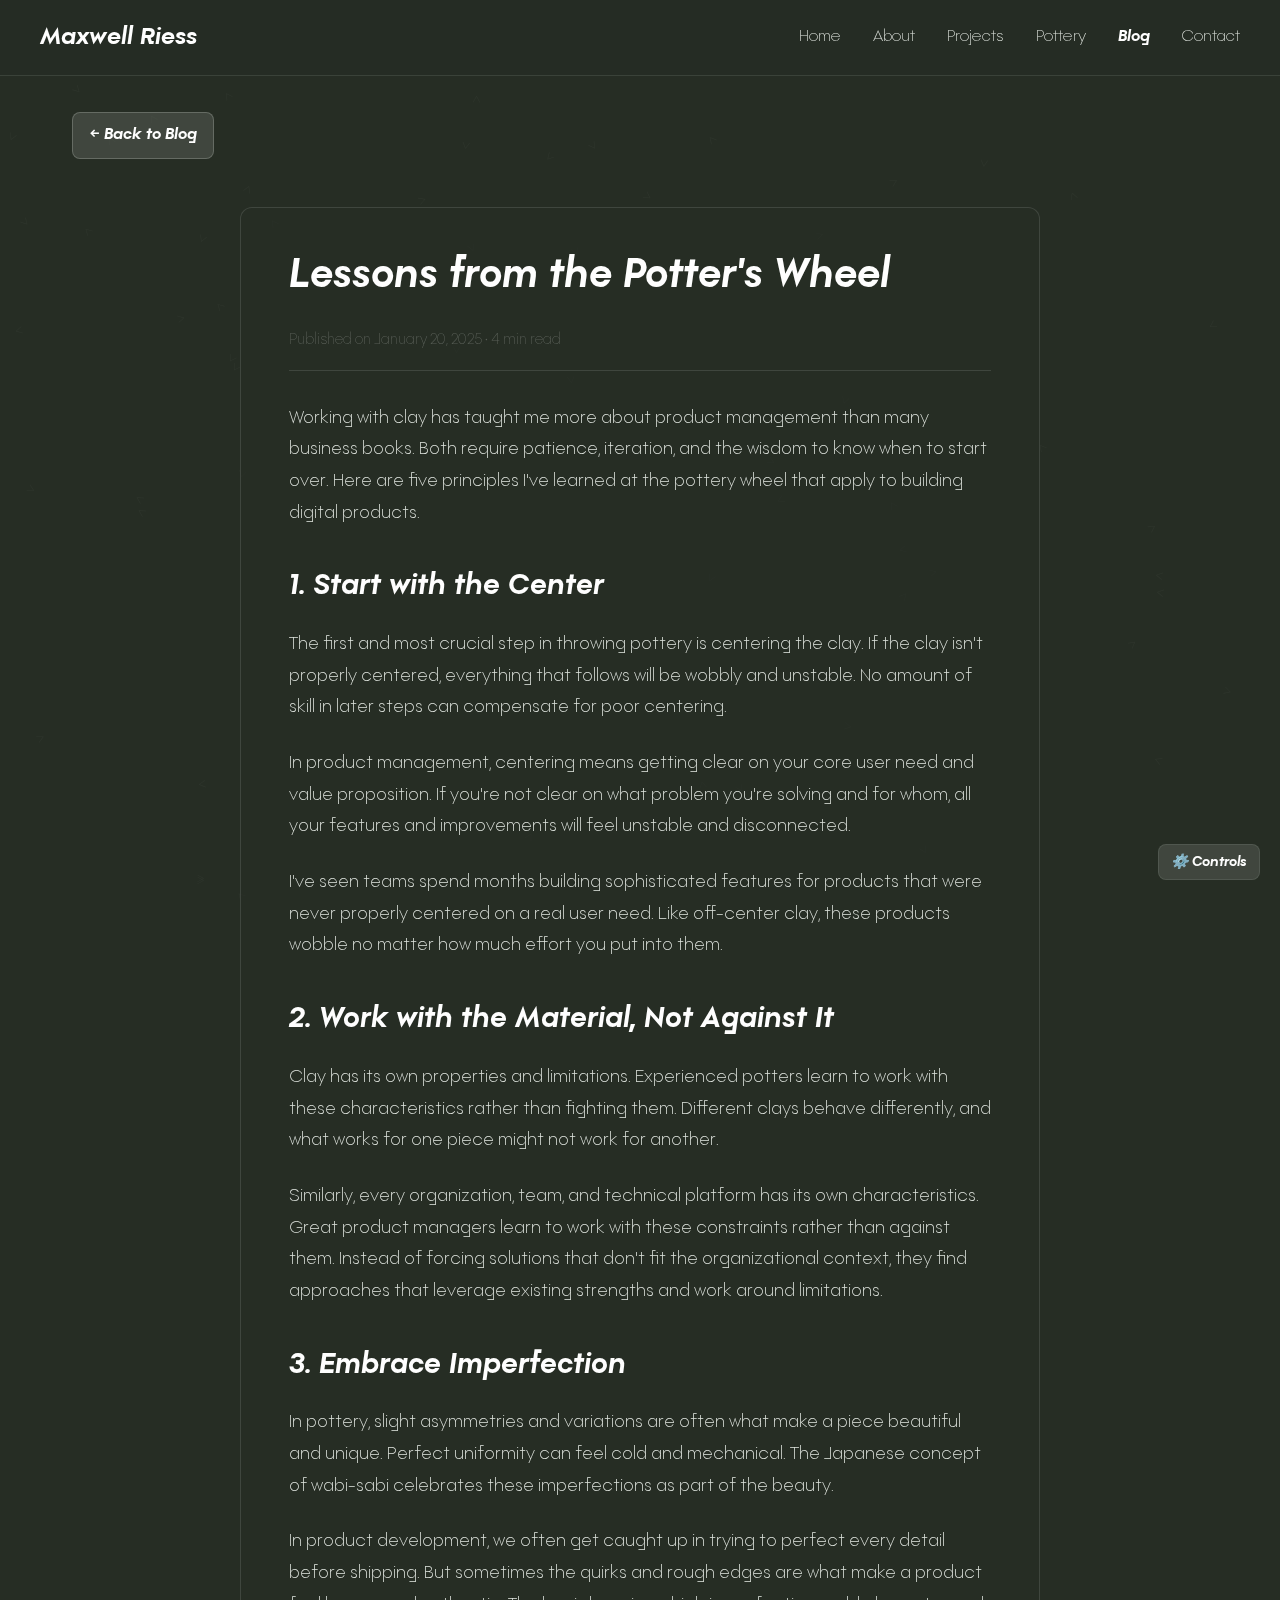
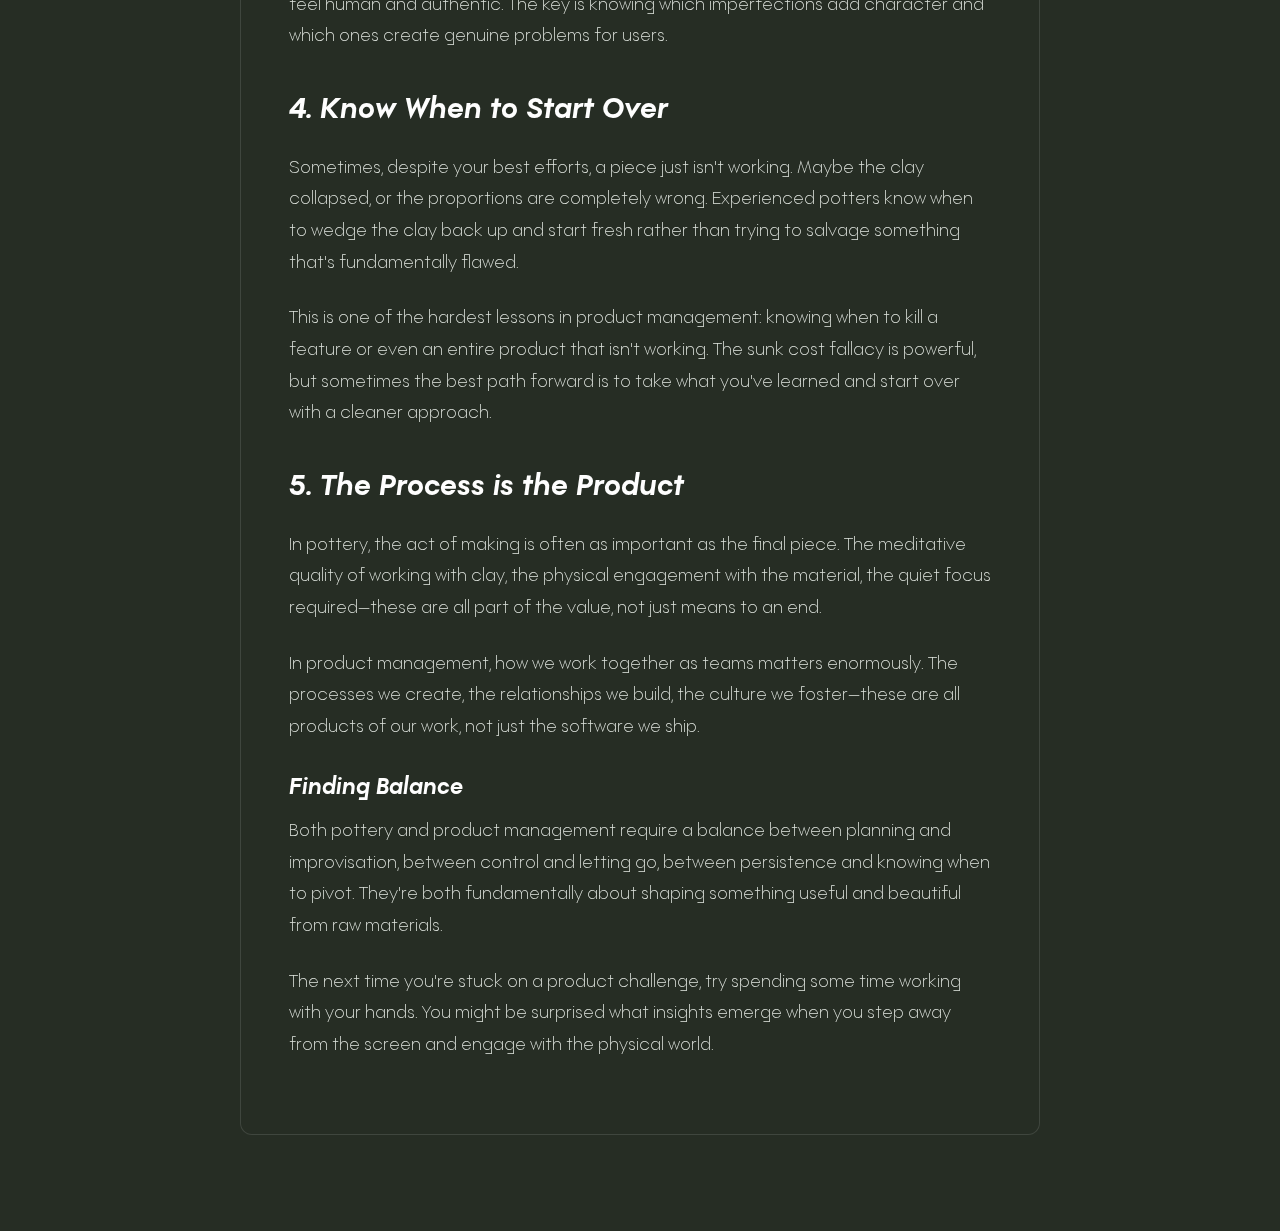
<file: article3-lessons-from-the-potters-wheel.html>
<!DOCTYPE html>
<html lang="en">
<head>
    <meta charset="UTF-8">
    <meta name="viewport" content="width=device-width, initial-scale=1.0">
    <title>Lessons from the Potter's Wheel - Maxwell Riess</title>
    <style>
        /* Font definitions */
        @font-face {
            font-family: 'Rothek';
            src: url('rothek-extralight-webfont-full/webfonts/rothek-extralight.woff2') format('woff2'),
                 url('rothek-extralight-webfont-full/webfonts/rothek-extralight.woff') format('woff'),
                 url('rothek-extralight-webfont-full/webfonts/rothek-extralight.ttf') format('truetype');
            font-weight: 300; /* ExtraLight */
            font-style: normal;
        }

        @font-face {
            font-family: 'Rothek';
            src: url('rothek-bold-italic-webfont-full/webfonts/rothek-bold-italic.woff2') format('woff2'),
                 url('rothek-bold-italic-webfont-full/webfonts/rothek-bold-italic.woff') format('woff'),
                 url('rothek-bold-italic-webfont-full/webfonts/rothek-bold-italic.ttf') format('truetype');
            font-weight: 700; /* Bold */
            font-style: italic;
        }

        * {
            margin: 0;
            padding: 0;
            box-sizing: border-box;
        }

        body, html {
            font-family: 'Rothek', Arial, sans-serif;
            font-weight: 300; /* Default to ExtraLight */
            overflow-x: hidden;
            background: #262D24; /* Dark Slate Grey */
            color: #F9FDF9;    /* Off-White */
            line-height: 1.8;
        }

        /* Canvas Background */
        #flocking-canvas {
            position: fixed;
            top: 0;
            left: 0;
            z-index: 1;
            opacity: 0.05; /* Very subtle for article pages */
            transition: opacity 0.3s ease;
        }

        /* Navigation */
        nav {
            position: fixed;
            top: 0;
            left: 0;
            right: 0;
            z-index: 1000;
            background: rgba(38, 45, 36, 0.85); /* Dark Slate Grey with alpha */
            backdrop-filter: blur(10px);
            border-bottom: 1px solid rgba(249, 253, 249, 0.1); /* Off-White border */
            padding: 1rem 2rem;
        }

        .nav-container {
            max-width: 1200px;
            margin: 0 auto;
            display: flex;
            justify-content: space-between;
            align-items: center;
        }

        .logo {
            font-family: 'Rothek', Arial, sans-serif;
            font-weight: 700;
            font-style: italic;
            font-size: 1.5rem;
            color: #FEFEFE; /* White */
            text-decoration: none;
        }

        .nav-links {
            display: flex;
            list-style: none;
            gap: 2rem;
        }

        .nav-links a {
            font-family: 'Rothek', Arial, sans-serif;
            font-weight: 300; 
            color: #E1E6E0; /* Light Grey */
            text-decoration: none;
            transition: color 0.3s ease;
            cursor: pointer;
        }

        .nav-links a:hover,
        .nav-links a.active { 
            color: #FEFEFE; /* White */
            font-weight: 700;
            font-style: italic;
        }
        
        .back-to-blog-link {
            display: inline-block;
            margin-top: 2rem;
            margin-bottom: 1rem; 
            font-family: 'Rothek', Arial, sans-serif;
            font-weight: 700;
            font-style: italic;
            color: #FEFEFE;
            text-decoration: none;
            padding: 8px 16px;
            background: rgba(89, 95, 87, 0.5);
            border: 1px solid rgba(249, 253, 249, 0.2);
            border-radius: 8px;
            transition: all 0.3s ease;
        }

        .back-to-blog-link:hover {
            background: rgba(89, 95, 87, 0.7);
        }

        /* Mobile menu */
        .mobile-menu-btn {
            display: none;
            background: none;
            border: none;
            color: #FEFEFE; 
            font-size: 1.5rem;
            cursor: pointer;
        }

        /* Main Content Area for Article */
        main {
            position: relative;
            z-index: 10;
            padding-top: 80px; 
            padding-bottom: 4rem; 
        }
        
        .container {
            max-width: 1200px; 
            margin: 0 auto;
            padding: 0 2rem; 
        }

        .article-page-content {
            max-width: 800px;
            margin: 2rem auto; 
            background: rgba(38, 45, 36, 0.6); 
            border-radius: 12px;
            padding: 2rem 3rem 3rem 3rem; 
            border: 1px solid rgba(89, 95, 87, 0.5); 
        }

        .article-page-content h1, .article-page-content h2, .article-page-content h3 {
            font-family: 'Rothek', Arial, sans-serif;
            font-weight: 700;
            font-style: italic;
            color: #FEFEFE; 
        }
        
        .article-page-content h1 {
            font-size: 2.5rem;
            margin-bottom: 1rem;
        }

        .article-meta {
            color: #595F57; 
            font-size: 0.9rem;
            margin-bottom: 2rem;
            padding-bottom: 1rem;
            border-bottom: 1px solid rgba(89, 95, 87, 0.5); 
        }

        .article-page-content p {
            color: #E1E6E0; 
            line-height: 1.8;
            margin-bottom: 1.5rem;
            font-size: 1.1rem;
        }
        
        .article-page-content h2 {
            font-size: 1.8rem;
            margin: 2rem 0 1rem 0;
        }

        .article-page-content h3 {
            font-size: 1.4rem;
            margin: 1.5rem 0 0.5rem 0;
        }

        #simulation-controls {
            position: fixed;
            bottom: 20px;
            right: 20px;
            z-index: 1000;
        }

        #toggle-menu-button {
            background: rgba(89, 95, 87, 0.5); 
            border: 1px solid rgba(89, 95, 87, 0.7); 
            border-radius: 8px;
            padding: 8px 12px;
            color: #FEFEFE; 
            cursor: pointer;
            font-family: 'Rothek', Arial, sans-serif;
            font-weight: 700;
            font-style: italic;
            font-size: 0.875rem;
            transition: all 0.3s ease;
        }

        #toggle-menu-button:hover {
            background: rgba(89, 95, 87, 0.7); 
        }

        #parameter-menu {
            position: absolute;
            bottom: 100%;
            right: 0;
            background: rgba(38, 45, 36, 0.95); 
            border: 1px solid rgba(89, 95, 87, 0.5); 
            border-radius: 12px;
            padding: 1rem;
            margin-bottom: 10px;
            min-width: 320px;
            max-width: 90vw;
            max-height: 80vh;
            overflow-y: auto;
            display: none;
        }

        #parameter-menu.show {
            display: block;
        }

        .parameter-categories {
            display: flex;
            justify-content: space-between;
            margin-bottom: 1rem;
            gap: 0.5rem;
            flex-wrap: wrap;
        }

        .category-tab {
            background: rgba(89, 95, 87, 0.3);
            border: 1px solid rgba(89, 95, 87, 0.5);
            border-radius: 8px;
            padding: 8px 12px;
            color: #E1E6E0;
            cursor: pointer;
            font-size: 1.2rem;
            transition: all 0.3s ease;
            flex: 1;
            text-align: center;
            min-width: 60px;
        }

        .category-tab:hover {
            background: rgba(89, 95, 87, 0.5);
        }

        .category-tab.active {
            background: rgba(89, 95, 87, 0.7);
            border-color: rgba(89, 95, 87, 0.8);
        }

        .parameter-category {
            display: none;
        }

        .parameter-category.active {
            display: block;
        }

        .parameter-group {
            margin-bottom: 1rem;
        }

        .parameter-group label {
            display: block;
            margin-bottom: 0.5rem;
            font-size: 0.875rem;
            color: #E1E6E0; 
            font-weight: 300; 
            font-style: normal;
        }

        .parameter-group input[type="range"] {
            width: 100%;
            margin-bottom: 0.25rem;
        }

        .parameter-value {
            font-size: 0.75rem;
            color: #595F57; 
        }

        /* Mobile Responsiveness */
        @media (max-width: 768px) {
            #simulation-controls {
                bottom: 10px;
                right: 10px;
                left: 10px;
                width: auto;
            }

            #toggle-menu-button {
                width: 100%;
                text-align: center;
            }

            #parameter-menu {
                position: fixed;
                bottom: 60px;
                left: 10px;
                right: 10px;
                width: auto;
                min-width: auto;
                max-height: 70vh;
            }

            .parameter-categories {
                gap: 0.25rem;
            }

            .category-tab {
                font-size: 1rem;
                padding: 6px 8px;
                min-width: 50px;
            }

            .parameter-group label {
                font-size: 0.8rem;
            }

            .parameter-group input[type="range"] {
                height: 32px;
            }
        }

        @media (max-width: 768px) {
            .nav-links {
                display: none;
                position: absolute;
                top: 100%;
                left: 0;
                right: 0;
                background: rgba(38, 45, 36, 0.95); 
                flex-direction: column;
                padding: 1rem 2rem;
                gap: 1rem;
            }
            .nav-links.show {
                display: flex;
            }
            .mobile-menu-btn {
                display: block;
            }
            .article-page-content {
                 padding: 1.5rem;
            }
            .article-page-content h1 {
                font-size: 2rem;
            }
        }
    </style>
</head>
<body>
    <canvas id="flocking-canvas"></canvas>
    <nav>
        <div class="nav-container">
            <a href="flocking_personal_website.html" class="logo">Maxwell Riess</a>
            <ul class="nav-links">
                <li><a href="flocking_personal_website.html#home">Home</a></li>
                <li><a href="flocking_personal_website.html#about">About</a></li>
                <li><a href="flocking_personal_website.html#projects">Projects</a></li>
                <li><a href="flocking_personal_website.html#pottery">Pottery</a></li>
                <li><a href="flocking_personal_website.html#blog" class="active">Blog</a></li>
                <li><a href="flocking_personal_website.html#contact">Contact</a></li>
            </ul>
            <button class="mobile-menu-btn">☰</button>
        </div>
    </nav>
    <main>
        <div class="container">
            <a href="flocking_personal_website.html#blog" class="back-to-blog-link">← Back to Blog</a>
            <div class="article-page-content">
                <h1>Lessons from the Potter's Wheel</h1>
                <div class="article-meta">Published on January 20, 2025 • 4 min read</div>
                
                <p>Working with clay has taught me more about product management than many business books. Both require patience, iteration, and the wisdom to know when to start over. Here are five principles I've learned at the pottery wheel that apply to building digital products.</p>
                
                <h2>1. Start with the Center</h2>
                
                <p>The first and most crucial step in throwing pottery is centering the clay. If the clay isn't properly centered, everything that follows will be wobbly and unstable. No amount of skill in later steps can compensate for poor centering.</p>
                
                <p>In product management, centering means getting clear on your core user need and value proposition. If you're not clear on what problem you're solving and for whom, all your features and improvements will feel unstable and disconnected.</p>
                
                <p>I've seen teams spend months building sophisticated features for products that were never properly centered on a real user need. Like off-center clay, these products wobble no matter how much effort you put into them.</p>
                
                <h2>2. Work with the Material, Not Against It</h2>
                
                <p>Clay has its own properties and limitations. Experienced potters learn to work with these characteristics rather than fighting them. Different clays behave differently, and what works for one piece might not work for another.</p>
                
                <p>Similarly, every organization, team, and technical platform has its own characteristics. Great product managers learn to work with these constraints rather than against them. Instead of forcing solutions that don't fit the organizational context, they find approaches that leverage existing strengths and work around limitations.</p>
                
                <h2>3. Embrace Imperfection</h2>
                
                <p>In pottery, slight asymmetries and variations are often what make a piece beautiful and unique. Perfect uniformity can feel cold and mechanical. The Japanese concept of wabi-sabi celebrates these imperfections as part of the beauty.</p>
                
                <p>In product development, we often get caught up in trying to perfect every detail before shipping. But sometimes the quirks and rough edges are what make a product feel human and authentic. The key is knowing which imperfections add character and which ones create genuine problems for users.</p>
                
                <h2>4. Know When to Start Over</h2>
                
                <p>Sometimes, despite your best efforts, a piece just isn't working. Maybe the clay collapsed, or the proportions are completely wrong. Experienced potters know when to wedge the clay back up and start fresh rather than trying to salvage something that's fundamentally flawed.</p>
                
                <p>This is one of the hardest lessons in product management: knowing when to kill a feature or even an entire product that isn't working. The sunk cost fallacy is powerful, but sometimes the best path forward is to take what you've learned and start over with a cleaner approach.</p>
                
                <h2>5. The Process is the Product</h2>
                
                <p>In pottery, the act of making is often as important as the final piece. The meditative quality of working with clay, the physical engagement with the material, the quiet focus required—these are all part of the value, not just means to an end.</p>
                
                <p>In product management, how we work together as teams matters enormously. The processes we create, the relationships we build, the culture we foster—these are all products of our work, not just the software we ship.</p>
                
                <h3>Finding Balance</h3>
                
                <p>Both pottery and product management require a balance between planning and improvisation, between control and letting go, between persistence and knowing when to pivot. They're both fundamentally about shaping something useful and beautiful from raw materials.</p>
                
                <p>The next time you're stuck on a product challenge, try spending some time working with your hands. You might be surprised what insights emerge when you step away from the screen and engage with the physical world.</p>
            </div>
        </div>
    </main>
    <div id="simulation-controls">
        <button id="toggle-menu-button">⚙️ Controls</button>
        <div id="parameter-menu">
            <div class="parameter-categories">
                <div class="category-tab active" data-category="population"><img src="population_symbol.png" alt="Population" class="category-icon"></div>
                <div class="category-tab" data-category="movement"><img src="movement_symbol.png" alt="Movement" class="category-icon"></div>
                <div class="category-tab" data-category="perception"><img src="perception_symbol.png" alt="Perception" class="category-icon"></div>
            </div>

            <div class="parameter-category active" data-category="population">
                <div class="parameter-group">
                    <label for="numBoids">Number of Boids: <span id="numBoidsValue">75</span></label>
                    <input type="range" id="numBoids" min="10" max="500" value="75">
                </div>
            </div>

            <div class="parameter-category" data-category="movement">
                <div class="parameter-group">
                    <label for="maxSpeed">Max Speed: <span id="maxSpeedValue">0.3</span></label>
                    <input type="range" id="maxSpeed" min="0.1" max="5" step="0.1" value="0.3">
                </div>
                <div class="parameter-group">
                    <label for="maxForce">Max Force: <span id="maxForceValue">0.05</span></label>
                    <input type="range" id="maxForce" min="0.01" max="1" step="0.01" value="0.05">
                </div>
            </div>

            <div class="parameter-category" data-category="perception">
                <div class="parameter-group">
                    <label for="perceptionRadius">Perception Radius: <span id="perceptionRadiusValue">17</span></label>
                    <input type="range" id="perceptionRadius" min="5" max="100" value="17">
                </div>
                <div class="parameter-group">
                    <label for="avoidanceRadius">Avoidance Radius: <span id="avoidanceRadiusValue">20</span></label>
                    <input type="range" id="avoidanceRadius" min="5" max="50" value="20">
                </div>
            </div>
        </div>
    </div>
    <script>
        document.addEventListener('DOMContentLoaded', function() {
            const mobileMenuBtn = document.querySelector('.mobile-menu-btn');
            const navLinksContainer = document.querySelector('.nav-links');
            if (mobileMenuBtn && navLinksContainer) {
                mobileMenuBtn.addEventListener('click', function() {
                    navLinksContainer.classList.toggle('show');
                });
            }
            initFlockingSimulation();
            const toggleButton = document.getElementById('toggle-menu-button');
            const menu = document.getElementById('parameter-menu');
            if (toggleButton && menu) {
                toggleButton.addEventListener('click', () => {
                    menu.classList.toggle('show');
                });
            }

            // Category navigation
            const categoryTabs = document.querySelectorAll('.category-tab');
            const parameterCategories = document.querySelectorAll('.parameter-category');

            categoryTabs.forEach(tab => {
                tab.addEventListener('click', () => {
                    const targetCategory = tab.getAttribute('data-category');
                    
                    // Remove active class from all tabs and categories
                    categoryTabs.forEach(t => t.classList.remove('active'));
                    parameterCategories.forEach(c => c.classList.remove('active'));
                    
                    // Add active class to clicked tab and corresponding category
                    tab.classList.add('active');
                    const targetCategoryElement = document.querySelector(`.parameter-category[data-category="${targetCategory}"]`);
                    if (targetCategoryElement) {
                        targetCategoryElement.classList.add('active');
                    }
                });
            });
        });
        function initFlockingSimulation() {
            const canvas = document.getElementById('flocking-canvas');
            const ctx = canvas.getContext('2d');
            function resizeCanvas() {
                canvas.width = window.innerWidth;
                canvas.height = window.innerHeight;
            }
            window.addEventListener('resize', resizeCanvas);
            resizeCanvas();
            class Boid {
                constructor(x, y, vx, vy) {
                    this.x = x; this.y = y; this.vx = vx; this.vy = vy;
                }
                draw() {
                    const emoji = ">";
                    const size = simulationParameters.boidSize;
                    ctx.save();
                    ctx.translate(this.x, this.y);
                    const angle = Math.atan2(this.vy, this.vx);
                    ctx.rotate(angle);
                    ctx.font = `${size * 4}px 'Rothek', Arial, sans-serif`;
                    ctx.fillStyle = 'rgba(249, 253, 249, 0.7)'; 
                    ctx.fillText(emoji, -size, size);
                    ctx.restore();
                }
                update(boids) {
                    let alignment = { x: 0, y: 0 }, cohesion = { x: 0, y: 0 }, separation = { x: 0, y: 0 }, avoidance = { x: 0, y: 0 };
                    let count = 0;
                    if (this.x < simulationParameters.boundary) this.vx += simulationParameters.maxForce * 2;
                    if (this.x > canvas.width - simulationParameters.boundary) this.vx -= simulationParameters.maxForce * 2;
                    if (this.y < simulationParameters.boundary) this.vy += simulationParameters.maxForce * 2;
                    if (this.y > canvas.height - simulationParameters.boundary) this.vy -= simulationParameters.maxForce * 2;
                    for (const other of boids) {
                        if (other !== this) {
                            const d = Math.hypot(this.x - other.x, this.y - other.y);
                            if (d < simulationParameters.perceptionRadius) {
                                alignment.x += other.vx; alignment.y += other.vy;
                                cohesion.x += other.x; cohesion.y += other.y;
                                if (d < simulationParameters.avoidanceRadius) {
                                    const forceMultiplier = (simulationParameters.avoidanceRadius - d) / simulationParameters.avoidanceRadius;
                                    avoidance.x += (this.x - other.x) * forceMultiplier;
                                    avoidance.y += (this.y - other.y) * forceMultiplier;
                                }
                                count++;
                            }
                        }
                    }
                    if (count > 0) {
                        alignment.x /= count; alignment.y /= count;
                        cohesion.x = (cohesion.x / count) - this.x; cohesion.y = (cohesion.y / count) - this.y;
                        separation.x = avoidance.x; separation.y = avoidance.y;
                        const alignmentMag = Math.hypot(alignment.x, alignment.y), cohesionMag = Math.hypot(cohesion.x, cohesion.y), separationMag = Math.hypot(separation.x, separation.y), avoidanceMag = Math.hypot(avoidance.x, avoidance.y);
                        if (alignmentMag !== 0) { alignment.x = (alignment.x / alignmentMag) * simulationParameters.maxSpeed; alignment.y = (alignment.y / alignmentMag) * simulationParameters.maxSpeed; }
                        if (cohesionMag !== 0) { cohesion.x = (cohesion.x / cohesionMag) * simulationParameters.maxSpeed; cohesion.y = (cohesion.y / cohesionMag) * simulationParameters.maxSpeed; }
                        if (separationMag !== 0) { separation.x = (separation.x / separationMag) * simulationParameters.maxSpeed; separation.y = (separation.y / separationMag) * simulationParameters.maxSpeed; }
                        if (avoidanceMag !== 0) { avoidance.x = (avoidance.x / avoidanceMag) * simulationParameters.maxSpeed; avoidance.y = (avoidance.y / avoidanceMag) * simulationParameters.maxSpeed; }
                        alignment.x *= simulationParameters.alignmentWeight; alignment.y *= simulationParameters.alignmentWeight;
                        cohesion.x *= simulationParameters.cohesionWeight; cohesion.y *= simulationParameters.cohesionWeight;
                        separation.x *= simulationParameters.separationWeight; separation.y *= simulationParameters.separationWeight;
                        avoidance.x *= simulationParameters.avoidanceWeight; avoidance.y *= simulationParameters.avoidanceWeight;
                        const ax = alignment.x + cohesion.x + separation.x + avoidance.x, ay = alignment.y + cohesion.y + separation.y + avoidance.y;
                        this.vx += ax * simulationParameters.maxForce; this.vy += ay * simulationParameters.maxForce;
                        const speed = Math.hypot(this.vx, this.vy);
                        if (speed > simulationParameters.maxSpeed) { this.vx = (this.vx / speed) * simulationParameters.maxSpeed; this.vy = (this.vy / speed) * simulationParameters.maxSpeed; }
                    }
                    this.x += this.vx; this.y += this.vy;
                    if (!simulationParameters.wrapAround) {
                        if (this.x < 0 || this.x > canvas.width) this.vx = -this.vx;
                        if (this.y < 0 || this.y > canvas.height) this.vy = -this.vy;
                    } else {
                        if (this.x < -simulationParameters.boidSize) this.x = canvas.width + simulationParameters.boidSize;
                        if (this.x > canvas.width + simulationParameters.boidSize) this.x = -simulationParameters.boidSize;
                        if (this.y < -simulationParameters.boidSize) this.y = canvas.height + simulationParameters.boidSize;
                        if (this.y > canvas.height + simulationParameters.boidSize) this.y = -simulationParameters.boidSize;
                    }
                }
            }
            const simulationParameters = {
                numBoids: parseInt(document.getElementById('numBoids').value, 10) || 75,
                boidSize: 5,
                maxSpeed: parseFloat(document.getElementById('maxSpeed').value) || 0.3,
                maxForce: parseFloat(document.getElementById('maxForce').value) || 0.05,
                perceptionRadius: parseInt(document.getElementById('perceptionRadius').value, 10) || 17,
                avoidanceRadius: parseInt(document.getElementById('avoidanceRadius').value, 10) || 20,
                alignmentWeight: 15, cohesionWeight: 11, separationWeight: 10, avoidanceWeight: 1, boundary: 0, wrapAround: true,
            };
            window.simulationParameters = simulationParameters;
            const boids = [];
            window.initBoids = function() {
                boids.length = 0;
                for (let i = 0; i < simulationParameters.numBoids; i++) {
                    const x = Math.random() * canvas.width, y = Math.random() * canvas.height;
                    const vx = (Math.random() * 2 - 1) * simulationParameters.maxSpeed, vy = (Math.random() * 2 - 1) * simulationParameters.maxSpeed;
                    boids.push(new Boid(x, y, vx, vy));
                }
            }
            function animate() {
                ctx.clearRect(0, 0, canvas.width, canvas.height);
                for (const boid of boids) { boid.update(boids); }
                for (const boid of boids) { boid.draw(); }
                requestAnimationFrame(animate);
            }
            initBoids();
            animate();
            const controls = ['numBoids', 'maxSpeed', 'maxForce', 'perceptionRadius', 'avoidanceRadius'];
            controls.forEach(control => {
                const element = document.getElementById(control);
                const valueElement = document.getElementById(control + 'Value');
                if (element && valueElement) {
                    element.addEventListener('input', (event) => {
                        const value = control === 'numBoids' || control === 'perceptionRadius' || control === 'avoidanceRadius' ? parseInt(event.target.value, 10) : parseFloat(event.target.value);
                        valueElement.textContent = value;
                        if (!isNaN(value)) {
                            simulationParameters[control] = value;
                            if (control === 'numBoids') { initBoids(); }
                        }
                    });
                }
            });
        }
    </script>
</body>
</html>
</file>
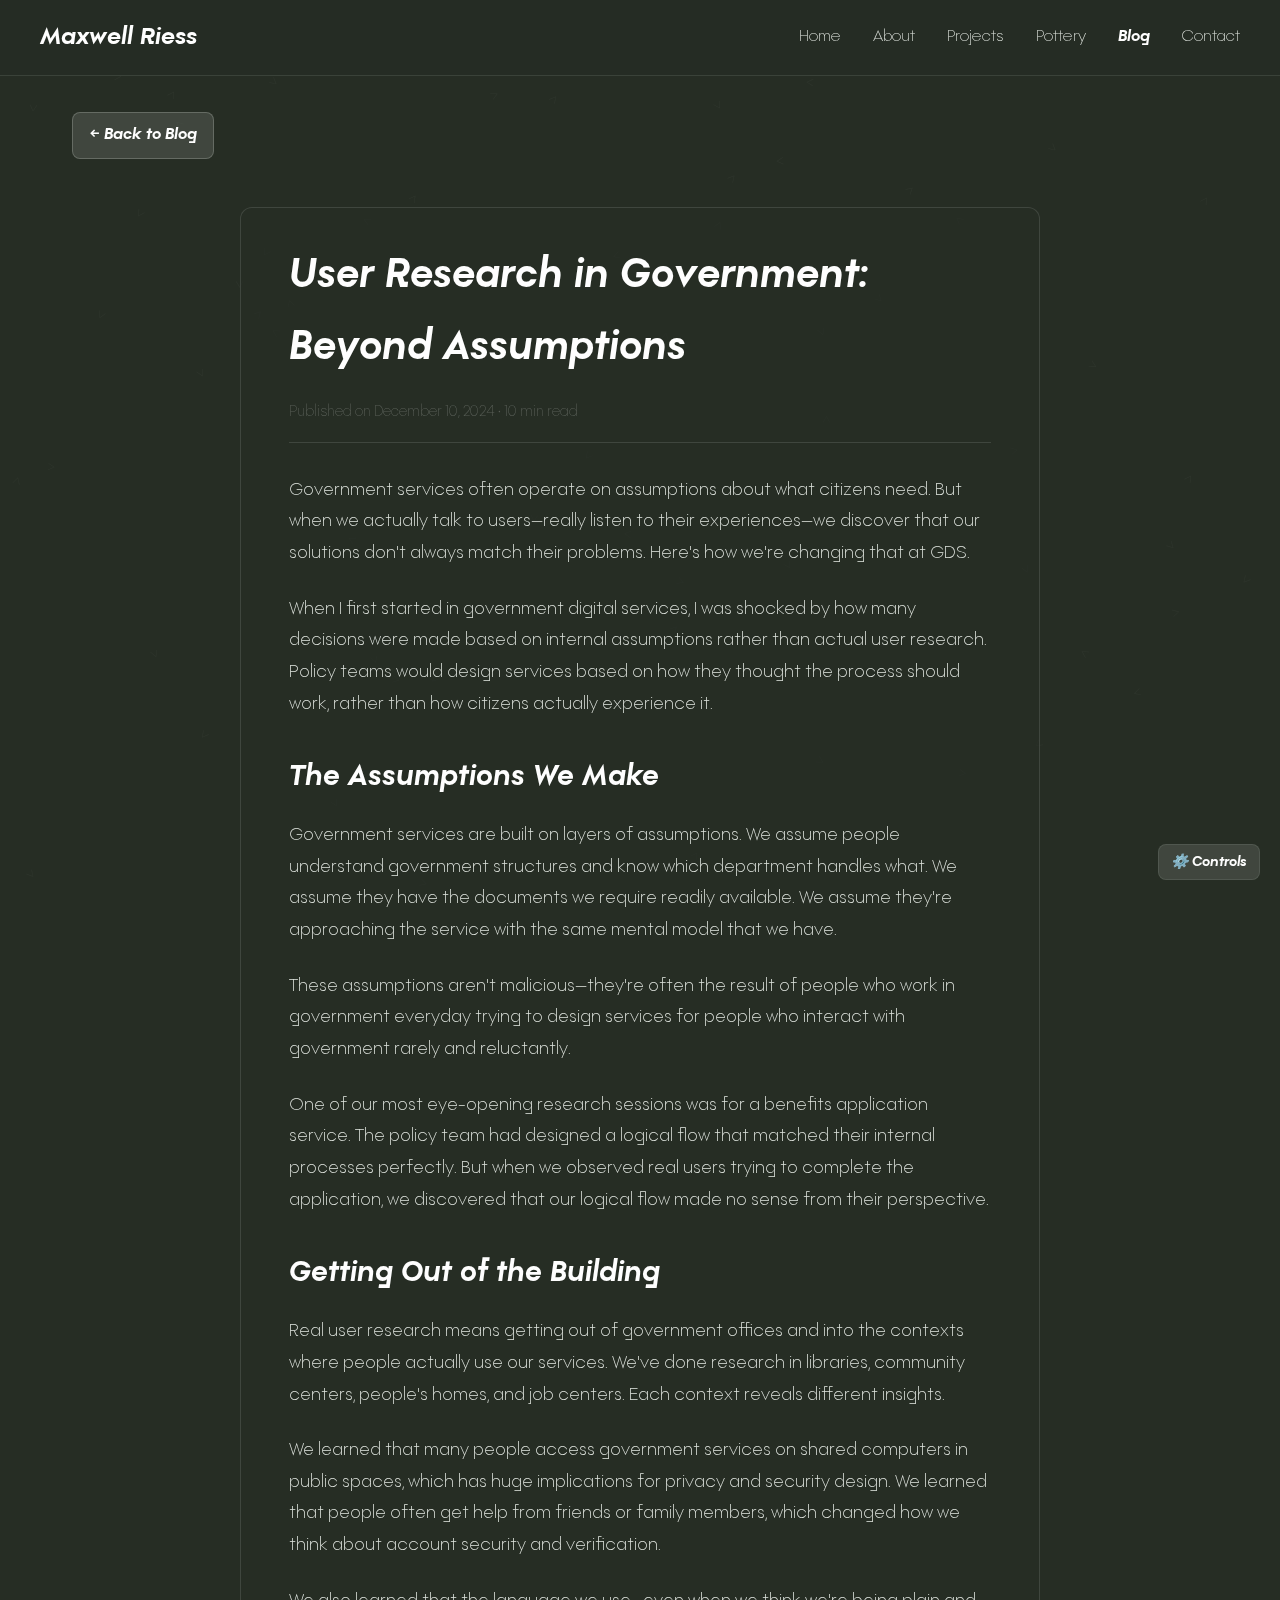
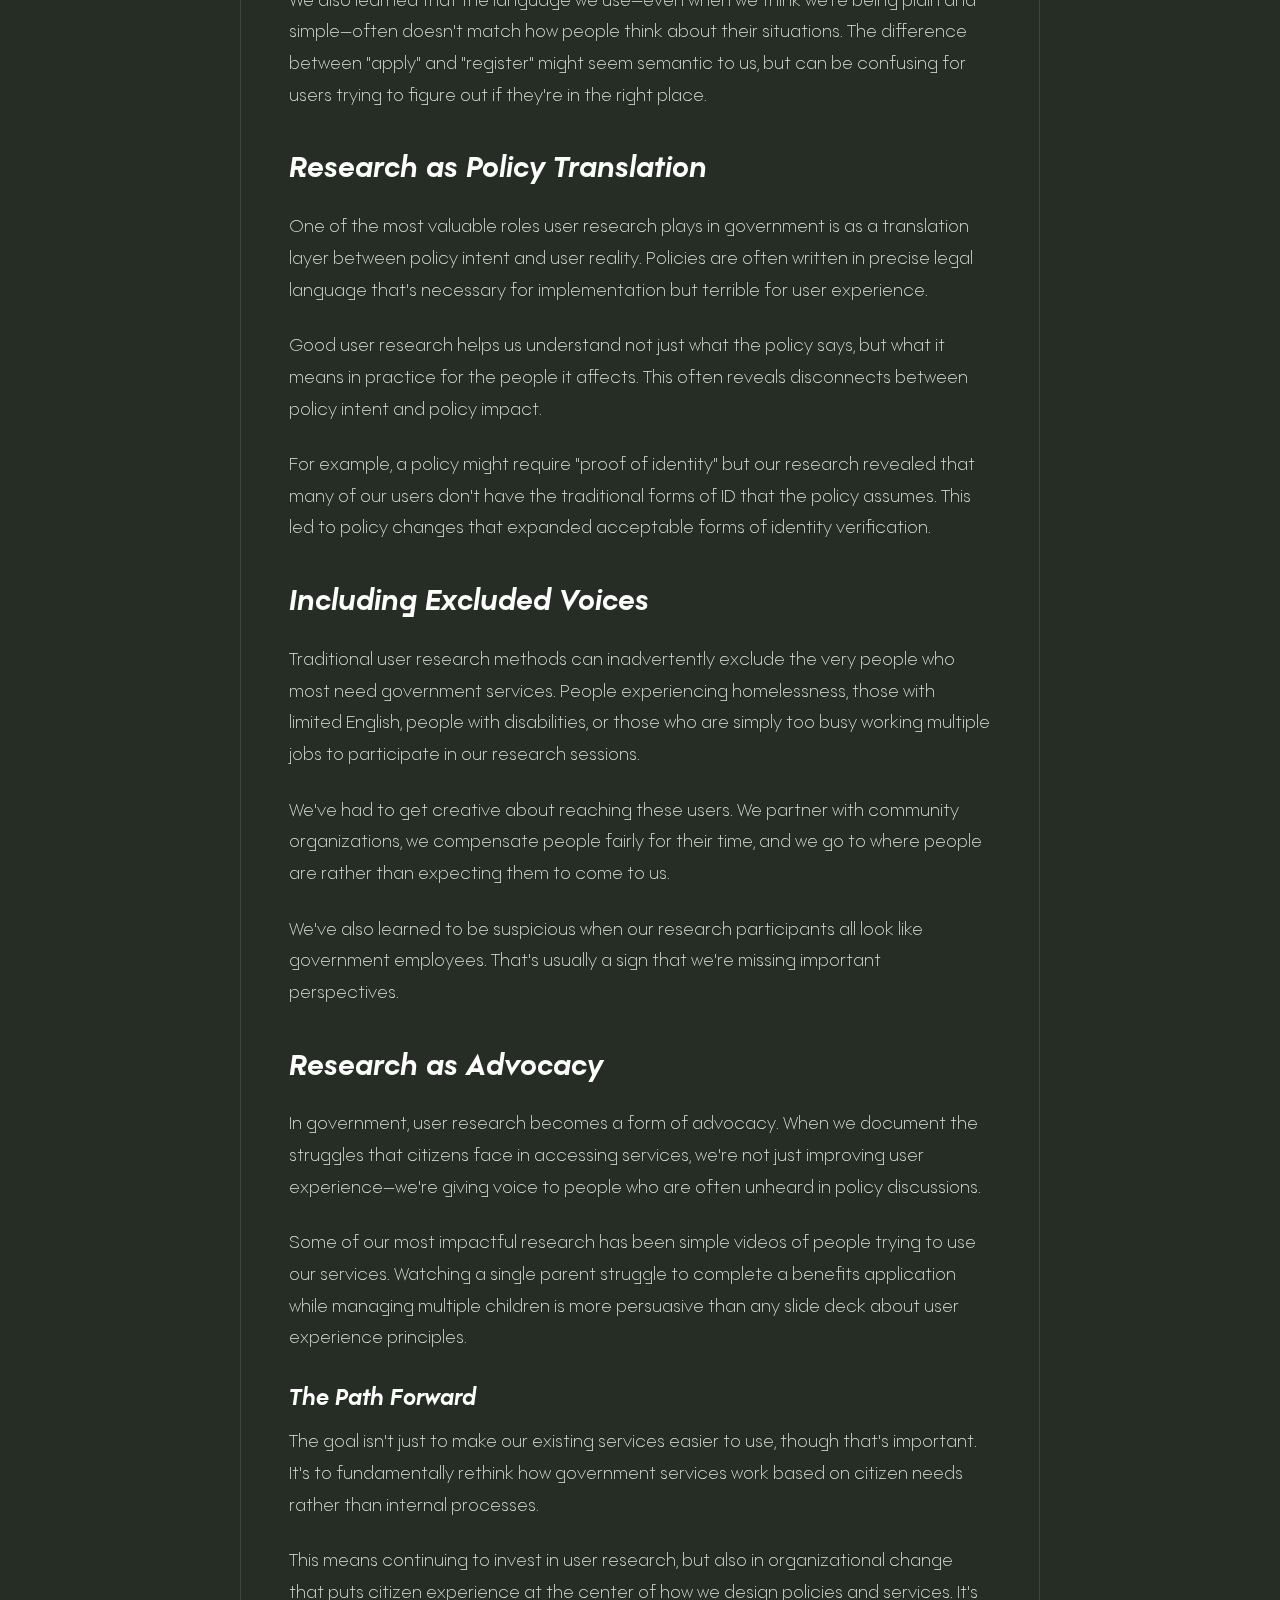
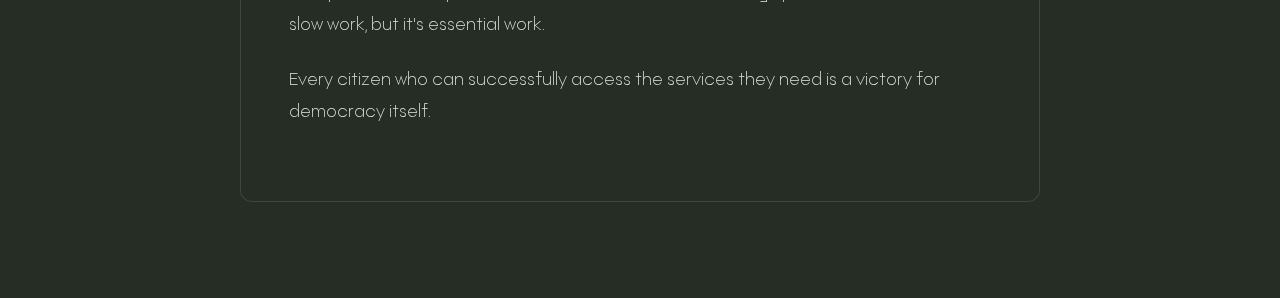
<file: article4-user-research-in-government.html>
<!DOCTYPE html>
<html lang="en">
<head>
    <meta charset="UTF-8">
    <meta name="viewport" content="width=device-width, initial-scale=1.0">
    <title>User Research in Government - Maxwell Riess</title>
    <style>
        /* Font definitions */
        @font-face {
            font-family: 'Rothek';
            src: url('rothek-extralight-webfont-full/webfonts/rothek-extralight.woff2') format('woff2'),
                 url('rothek-extralight-webfont-full/webfonts/rothek-extralight.woff') format('woff'),
                 url('rothek-extralight-webfont-full/webfonts/rothek-extralight.ttf') format('truetype');
            font-weight: 300; /* ExtraLight */
            font-style: normal;
        }

        @font-face {
            font-family: 'Rothek';
            src: url('rothek-bold-italic-webfont-full/webfonts/rothek-bold-italic.woff2') format('woff2'),
                 url('rothek-bold-italic-webfont-full/webfonts/rothek-bold-italic.woff') format('woff'),
                 url('rothek-bold-italic-webfont-full/webfonts/rothek-bold-italic.ttf') format('truetype');
            font-weight: 700; /* Bold */
            font-style: italic;
        }

        * {
            margin: 0;
            padding: 0;
            box-sizing: border-box;
        }

        body, html {
            font-family: 'Rothek', Arial, sans-serif;
            font-weight: 300; /* Default to ExtraLight */
            overflow-x: hidden;
            background: #262D24; /* Dark Slate Grey */
            color: #F9FDF9;    /* Off-White */
            line-height: 1.8;
        }

        /* Canvas Background */
        #flocking-canvas {
            position: fixed;
            top: 0;
            left: 0;
            z-index: 1;
            opacity: 0.05; /* Very subtle for article pages */
            transition: opacity 0.3s ease;
        }

        /* Navigation */
        nav {
            position: fixed;
            top: 0;
            left: 0;
            right: 0;
            z-index: 1000;
            background: rgba(38, 45, 36, 0.85); /* Dark Slate Grey with alpha */
            backdrop-filter: blur(10px);
            border-bottom: 1px solid rgba(249, 253, 249, 0.1); /* Off-White border */
            padding: 1rem 2rem;
        }

        .nav-container {
            max-width: 1200px;
            margin: 0 auto;
            display: flex;
            justify-content: space-between;
            align-items: center;
        }

        .logo {
            font-family: 'Rothek', Arial, sans-serif;
            font-weight: 700;
            font-style: italic;
            font-size: 1.5rem;
            color: #FEFEFE; /* White */
            text-decoration: none;
        }

        .nav-links {
            display: flex;
            list-style: none;
            gap: 2rem;
        }

        .nav-links a {
            font-family: 'Rothek', Arial, sans-serif;
            font-weight: 300; 
            color: #E1E6E0; /* Light Grey */
            text-decoration: none;
            transition: color 0.3s ease;
            cursor: pointer;
        }

        .nav-links a:hover,
        .nav-links a.active { 
            color: #FEFEFE; /* White */
            font-weight: 700;
            font-style: italic;
        }
        
        .back-to-blog-link {
            display: inline-block;
            margin-top: 2rem;
            margin-bottom: 1rem; 
            font-family: 'Rothek', Arial, sans-serif;
            font-weight: 700;
            font-style: italic;
            color: #FEFEFE;
            text-decoration: none;
            padding: 8px 16px;
            background: rgba(89, 95, 87, 0.5);
            border: 1px solid rgba(249, 253, 249, 0.2);
            border-radius: 8px;
            transition: all 0.3s ease;
        }

        .back-to-blog-link:hover {
            background: rgba(89, 95, 87, 0.7);
        }

        /* Mobile menu */
        .mobile-menu-btn {
            display: none;
            background: none;
            border: none;
            color: #FEFEFE; 
            font-size: 1.5rem;
            cursor: pointer;
        }

        /* Main Content Area for Article */
        main {
            position: relative;
            z-index: 10;
            padding-top: 80px; 
            padding-bottom: 4rem; 
        }
        
        .container {
            max-width: 1200px; 
            margin: 0 auto;
            padding: 0 2rem; 
        }

        .article-page-content {
            max-width: 800px;
            margin: 2rem auto; 
            background: rgba(38, 45, 36, 0.6); 
            border-radius: 12px;
            padding: 2rem 3rem 3rem 3rem; 
            border: 1px solid rgba(89, 95, 87, 0.5); 
        }

        .article-page-content h1, .article-page-content h2, .article-page-content h3 {
            font-family: 'Rothek', Arial, sans-serif;
            font-weight: 700;
            font-style: italic;
            color: #FEFEFE; 
        }
        
        .article-page-content h1 {
            font-size: 2.5rem;
            margin-bottom: 1rem;
        }

        .article-meta {
            color: #595F57; 
            font-size: 0.9rem;
            margin-bottom: 2rem;
            padding-bottom: 1rem;
            border-bottom: 1px solid rgba(89, 95, 87, 0.5); 
        }

        .article-page-content p {
            color: #E1E6E0; 
            line-height: 1.8;
            margin-bottom: 1.5rem;
            font-size: 1.1rem;
        }
        
        .article-page-content h2 {
            font-size: 1.8rem;
            margin: 2rem 0 1rem 0;
        }

        .article-page-content h3 {
            font-size: 1.4rem;
            margin: 1.5rem 0 0.5rem 0;
        }

        #simulation-controls {
            position: fixed;
            bottom: 20px;
            right: 20px;
            z-index: 1000;
        }

        #toggle-menu-button {
            background: rgba(89, 95, 87, 0.5); 
            border: 1px solid rgba(89, 95, 87, 0.7); 
            border-radius: 8px;
            padding: 8px 12px;
            color: #FEFEFE; 
            cursor: pointer;
            font-family: 'Rothek', Arial, sans-serif;
            font-weight: 700;
            font-style: italic;
            font-size: 0.875rem;
            transition: all 0.3s ease;
        }

        #toggle-menu-button:hover {
            background: rgba(89, 95, 87, 0.7); 
        }

        #parameter-menu {
            position: absolute;
            bottom: 100%;
            right: 0;
            background: rgba(38, 45, 36, 0.95); 
            border: 1px solid rgba(89, 95, 87, 0.5); 
            border-radius: 12px;
            padding: 1rem;
            margin-bottom: 10px;
            min-width: 320px;
            max-width: 90vw;
            max-height: 80vh;
            overflow-y: auto;
            display: none;
        }

        #parameter-menu.show {
            display: block;
        }

        .parameter-categories {
            display: flex;
            justify-content: space-between;
            margin-bottom: 1rem;
            gap: 0.5rem;
            flex-wrap: wrap;
        }

        .category-tab {
            background: rgba(89, 95, 87, 0.3);
            border: 1px solid rgba(89, 95, 87, 0.5);
            border-radius: 8px;
            padding: 8px 12px;
            color: #E1E6E0;
            cursor: pointer;
            font-size: 1.2rem;
            transition: all 0.3s ease;
            flex: 1;
            text-align: center;
            min-width: 60px;
        }

        .category-tab:hover {
            background: rgba(89, 95, 87, 0.5);
        }

        .category-tab.active {
            background: rgba(89, 95, 87, 0.7);
            border-color: rgba(89, 95, 87, 0.8);
        }

        .parameter-category {
            display: none;
        }

        .parameter-category.active {
            display: block;
        }

        .parameter-group {
            margin-bottom: 1rem;
        }

        .parameter-group label {
            display: block;
            margin-bottom: 0.5rem;
            font-size: 0.875rem;
            color: #E1E6E0; 
            font-weight: 300; 
            font-style: normal;
        }

        .parameter-group input[type="range"] {
            width: 100%;
            margin-bottom: 0.25rem;
        }

        .parameter-value {
            font-size: 0.75rem;
            color: #595F57; 
        }

        /* Mobile Responsiveness */
        @media (max-width: 768px) {
            #simulation-controls {
                bottom: 10px;
                right: 10px;
                left: 10px;
                width: auto;
            }

            #toggle-menu-button {
                width: 100%;
                text-align: center;
                font-size: 1.2rem;
                padding: 12px 16px;
            }

            #parameter-menu {
                position: fixed;
                bottom: 60px;
                left: 10px;
                right: 10px;
                width: auto;
                min-width: auto;
                max-height: 70vh;
                padding: 1.5rem;
            }

            .parameter-categories {
                gap: 0.5rem;
                margin-bottom: 1.5rem;
            }

            .category-tab {
                font-size: 1.5rem;
                padding: 12px 16px;
                min-width: 75px;
            }

            .parameter-group {
                margin-bottom: 1.5rem;
            }

            .parameter-group label {
                font-size: 1.2rem;
                margin-bottom: 0.75rem;
            }

            .parameter-group input[type="range"] {
                height: 48px;
                margin-bottom: 0.5rem;
            }

            .parameter-value {
                font-size: 1.1rem;
            }
        }

        @media (max-width: 768px) {
            .nav-links {
                display: none;
                position: absolute;
                top: 100%;
                left: 0;
                right: 0;
                background: rgba(38, 45, 36, 0.95); 
                flex-direction: column;
                padding: 1rem 2rem;
                gap: 1rem;
            }
            .nav-links.show {
                display: flex;
            }
            .mobile-menu-btn {
                display: block;
            }
            .article-page-content {
                 padding: 1.5rem;
            }
            .article-page-content h1 {
                font-size: 2rem;
            }
        }
    </style>
</head>
<body>
    <canvas id="flocking-canvas"></canvas>
    <nav>
        <div class="nav-container">
            <a href="index.html" class="logo">Maxwell Riess</a>
            <ul class="nav-links">
                <li><a href="index.html#home">Home</a></li>
                <li><a href="index.html#about">About</a></li>
                <li><a href="index.html#projects">Projects</a></li>
                <li><a href="index.html#pottery">Pottery</a></li>
                <li><a href="index.html#blog" class="active">Blog</a></li>
                <li><a href="index.html#contact">Contact</a></li>
            </ul>
            <button class="mobile-menu-btn">☰</button>
        </div>
    </nav>
    <main>
        <div class="container">
            <a href="index.html#blog" class="back-to-blog-link">← Back to Blog</a>
            <div class="article-page-content">
                <h1>User Research in Government: Beyond Assumptions</h1>
                <div class="article-meta">Published on December 10, 2024 • 10 min read</div>
                
                <p>Government services often operate on assumptions about what citizens need. But when we actually talk to users—really listen to their experiences—we discover that our solutions don't always match their problems. Here's how we're changing that at GDS.</p>
                
                <p>When I first started in government digital services, I was shocked by how many decisions were made based on internal assumptions rather than actual user research. Policy teams would design services based on how they thought the process should work, rather than how citizens actually experience it.</p>
                
                <h2>The Assumptions We Make</h2>
                
                <p>Government services are built on layers of assumptions. We assume people understand government structures and know which department handles what. We assume they have the documents we require readily available. We assume they're approaching the service with the same mental model that we have.</p>
                
                <p>These assumptions aren't malicious—they're often the result of people who work in government everyday trying to design services for people who interact with government rarely and reluctantly.</p>
                
                <p>One of our most eye-opening research sessions was for a benefits application service. The policy team had designed a logical flow that matched their internal processes perfectly. But when we observed real users trying to complete the application, we discovered that our logical flow made no sense from their perspective.</p>
                
                <h2>Getting Out of the Building</h2>
                
                <p>Real user research means getting out of government offices and into the contexts where people actually use our services. We've done research in libraries, community centers, people's homes, and job centers. Each context reveals different insights.</p>
                
                <p>We learned that many people access government services on shared computers in public spaces, which has huge implications for privacy and security design. We learned that people often get help from friends or family members, which changed how we think about account security and verification.</p>
                
                <p>We also learned that the language we use—even when we think we're being plain and simple—often doesn't match how people think about their situations. The difference between "apply" and "register" might seem semantic to us, but can be confusing for users trying to figure out if they're in the right place.</p>
                
                <h2>Research as Policy Translation</h2>
                
                <p>One of the most valuable roles user research plays in government is as a translation layer between policy intent and user reality. Policies are often written in precise legal language that's necessary for implementation but terrible for user experience.</p>
                
                <p>Good user research helps us understand not just what the policy says, but what it means in practice for the people it affects. This often reveals disconnects between policy intent and policy impact.</p>
                
                <p>For example, a policy might require "proof of identity" but our research revealed that many of our users don't have the traditional forms of ID that the policy assumes. This led to policy changes that expanded acceptable forms of identity verification.</p>
                
                <h2>Including Excluded Voices</h2>
                
                <p>Traditional user research methods can inadvertently exclude the very people who most need government services. People experiencing homelessness, those with limited English, people with disabilities, or those who are simply too busy working multiple jobs to participate in our research sessions.</p>
                
                <p>We've had to get creative about reaching these users. We partner with community organizations, we compensate people fairly for their time, and we go to where people are rather than expecting them to come to us.</p>
                
                <p>We've also learned to be suspicious when our research participants all look like government employees. That's usually a sign that we're missing important perspectives.</p>
                
                <h2>Research as Advocacy</h2>
                
                <p>In government, user research becomes a form of advocacy. When we document the struggles that citizens face in accessing services, we're not just improving user experience—we're giving voice to people who are often unheard in policy discussions.</p>
                
                <p>Some of our most impactful research has been simple videos of people trying to use our services. Watching a single parent struggle to complete a benefits application while managing multiple children is more persuasive than any slide deck about user experience principles.</p>
                
                <h3>The Path Forward</h3>
                
                <p>The goal isn't just to make our existing services easier to use, though that's important. It's to fundamentally rethink how government services work based on citizen needs rather than internal processes.</p>
                
                <p>This means continuing to invest in user research, but also in organizational change that puts citizen experience at the center of how we design policies and services. It's slow work, but it's essential work.</p>
                
                <p>Every citizen who can successfully access the services they need is a victory for democracy itself.</p>
            </div>
        </div>
    </main>
    <div id="simulation-controls">
        <button id="toggle-menu-button">⚙️ Controls</button>
        <div id="parameter-menu">
            <div class="parameter-categories">
                <div class="category-tab active" data-category="population"><img src="population_symbol.png" alt="Population" class="category-icon"></div>
                <div class="category-tab" data-category="movement"><img src="movement_symbol.png" alt="Movement" class="category-icon"></div>
                <div class="category-tab" data-category="perception"><img src="perception_symbol.png" alt="Perception" class="category-icon"></div>
            </div>

            <div class="parameter-category active" data-category="population">
                <div class="parameter-group">
                    <label for="numBoids">Number of Boids: <span id="numBoidsValue">75</span></label>
                    <input type="range" id="numBoids" min="10" max="500" value="75">
                </div>
            </div>

            <div class="parameter-category" data-category="movement">
                <div class="parameter-group">
                    <label for="maxSpeed">Max Speed: <span id="maxSpeedValue">0.3</span></label>
                    <input type="range" id="maxSpeed" min="0.1" max="5" step="0.1" value="0.3">
                </div>
                <div class="parameter-group">
                    <label for="maxForce">Max Force: <span id="maxForceValue">0.05</span></label>
                    <input type="range" id="maxForce" min="0.01" max="1" step="0.01" value="0.05">
                </div>
            </div>

            <div class="parameter-category" data-category="perception">
                <div class="parameter-group">
                    <label for="perceptionRadius">Perception Radius: <span id="perceptionRadiusValue">17</span></label>
                    <input type="range" id="perceptionRadius" min="5" max="100" value="17">
                </div>
                <div class="parameter-group">
                    <label for="avoidanceRadius">Avoidance Radius: <span id="avoidanceRadiusValue">20</span></label>
                    <input type="range" id="avoidanceRadius" min="5" max="50" value="20">
                </div>
            </div>
        </div>
    </div>
    <script>
        document.addEventListener('DOMContentLoaded', function() {
            const mobileMenuBtn = document.querySelector('.mobile-menu-btn');
            const navLinksContainer = document.querySelector('.nav-links');
            if (mobileMenuBtn && navLinksContainer) {
                mobileMenuBtn.addEventListener('click', function() {
                    navLinksContainer.classList.toggle('show');
                });
            }
            initFlockingSimulation();
            const toggleButton = document.getElementById('toggle-menu-button');
            const menu = document.getElementById('parameter-menu');
            if (toggleButton && menu) {
                toggleButton.addEventListener('click', () => {
                    menu.classList.toggle('show');
                });
            }

            // Category navigation
            const categoryTabs = document.querySelectorAll('.category-tab');
            const parameterCategories = document.querySelectorAll('.parameter-category');

            categoryTabs.forEach(tab => {
                tab.addEventListener('click', () => {
                    const targetCategory = tab.getAttribute('data-category');
                    
                    // Remove active class from all tabs and categories
                    categoryTabs.forEach(t => t.classList.remove('active'));
                    parameterCategories.forEach(c => c.classList.remove('active'));
                    
                    // Add active class to clicked tab and corresponding category
                    tab.classList.add('active');
                    const targetCategoryElement = document.querySelector(`.parameter-category[data-category="${targetCategory}"]`);
                    if (targetCategoryElement) {
                        targetCategoryElement.classList.add('active');
                    }
                });
            });
        });
        function initFlockingSimulation() {
            const canvas = document.getElementById('flocking-canvas');
            const ctx = canvas.getContext('2d');
            function resizeCanvas() {
                canvas.width = window.innerWidth;
                canvas.height = window.innerHeight;
            }
            window.addEventListener('resize', resizeCanvas);
            resizeCanvas();
            class Boid {
                constructor(x, y, vx, vy) {
                    this.x = x; this.y = y; this.vx = vx; this.vy = vy;
                }
                draw() {
                    const emoji = ">";
                    const size = simulationParameters.boidSize;
                    ctx.save();
                    ctx.translate(this.x, this.y);
                    const angle = Math.atan2(this.vy, this.vx);
                    ctx.rotate(angle);
                    ctx.font = `${size * 4}px 'Rothek', Arial, sans-serif`;
                    ctx.fillStyle = 'rgba(249, 253, 249, 0.7)'; 
                    ctx.fillText(emoji, -size, size);
                    ctx.restore();
                }
                update(boids) {
                    let alignment = { x: 0, y: 0 }, cohesion = { x: 0, y: 0 }, separation = { x: 0, y: 0 }, avoidance = { x: 0, y: 0 };
                    let count = 0;
                    if (this.x < simulationParameters.boundary) this.vx += simulationParameters.maxForce * 2;
                    if (this.x > canvas.width - simulationParameters.boundary) this.vx -= simulationParameters.maxForce * 2;
                    if (this.y < simulationParameters.boundary) this.vy += simulationParameters.maxForce * 2;
                    if (this.y > canvas.height - simulationParameters.boundary) this.vy -= simulationParameters.maxForce * 2;
                    for (const other of boids) {
                        if (other !== this) {
                            const d = Math.hypot(this.x - other.x, this.y - other.y);
                            if (d < simulationParameters.perceptionRadius) {
                                alignment.x += other.vx; alignment.y += other.vy;
                                cohesion.x += other.x; cohesion.y += other.y;
                                if (d < simulationParameters.avoidanceRadius) {
                                    const forceMultiplier = (simulationParameters.avoidanceRadius - d) / simulationParameters.avoidanceRadius;
                                    avoidance.x += (this.x - other.x) * forceMultiplier;
                                    avoidance.y += (this.y - other.y) * forceMultiplier;
                                }
                                count++;
                            }
                        }
                    }
                    if (count > 0) {
                        alignment.x /= count; alignment.y /= count;
                        cohesion.x = (cohesion.x / count) - this.x; cohesion.y = (cohesion.y / count) - this.y;
                        separation.x = avoidance.x; separation.y = avoidance.y;
                        const alignmentMag = Math.hypot(alignment.x, alignment.y), cohesionMag = Math.hypot(cohesion.x, cohesion.y), separationMag = Math.hypot(separation.x, separation.y), avoidanceMag = Math.hypot(avoidance.x, avoidance.y);
                        if (alignmentMag !== 0) { alignment.x = (alignment.x / alignmentMag) * simulationParameters.maxSpeed; alignment.y = (alignment.y / alignmentMag) * simulationParameters.maxSpeed; }
                        if (cohesionMag !== 0) { cohesion.x = (cohesion.x / cohesionMag) * simulationParameters.maxSpeed; cohesion.y = (cohesion.y / cohesionMag) * simulationParameters.maxSpeed; }
                        if (separationMag !== 0) { separation.x = (separation.x / separationMag) * simulationParameters.maxSpeed; separation.y = (separation.y / separationMag) * simulationParameters.maxSpeed; }
                        if (avoidanceMag !== 0) { avoidance.x = (avoidance.x / avoidanceMag) * simulationParameters.maxSpeed; avoidance.y = (avoidance.y / avoidanceMag) * simulationParameters.maxSpeed; }
                        alignment.x *= simulationParameters.alignmentWeight; alignment.y *= simulationParameters.alignmentWeight;
                        cohesion.x *= simulationParameters.cohesionWeight; cohesion.y *= simulationParameters.cohesionWeight;
                        separation.x *= simulationParameters.separationWeight; separation.y *= simulationParameters.separationWeight;
                        avoidance.x *= simulationParameters.avoidanceWeight; avoidance.y *= simulationParameters.avoidanceWeight;
                        const ax = alignment.x + cohesion.x + separation.x + avoidance.x, ay = alignment.y + cohesion.y + separation.y + avoidance.y;
                        this.vx += ax * simulationParameters.maxForce; this.vy += ay * simulationParameters.maxForce;
                        const speed = Math.hypot(this.vx, this.vy);
                        if (speed > simulationParameters.maxSpeed) { this.vx = (this.vx / speed) * simulationParameters.maxSpeed; this.vy = (this.vy / speed) * simulationParameters.maxSpeed; }
                    }
                    this.x += this.vx; this.y += this.vy;
                    if (!simulationParameters.wrapAround) {
                        if (this.x < 0 || this.x > canvas.width) this.vx = -this.vx;
                        if (this.y < 0 || this.y > canvas.height) this.vy = -this.vy;
                    } else {
                        if (this.x < -simulationParameters.boidSize) this.x = canvas.width + simulationParameters.boidSize;
                        if (this.x > canvas.width + simulationParameters.boidSize) this.x = -simulationParameters.boidSize;
                        if (this.y < -simulationParameters.boidSize) this.y = canvas.height + simulationParameters.boidSize;
                        if (this.y > canvas.height + simulationParameters.boidSize) this.y = -simulationParameters.boidSize;
                    }
                }
            }
            const simulationParameters = {
                numBoids: parseInt(document.getElementById('numBoids').value, 10) || 75,
                boidSize: 5,
                maxSpeed: parseFloat(document.getElementById('maxSpeed').value) || 0.3,
                maxForce: parseFloat(document.getElementById('maxForce').value) || 0.05,
                perceptionRadius: parseInt(document.getElementById('perceptionRadius').value, 10) || 17,
                avoidanceRadius: parseInt(document.getElementById('avoidanceRadius').value, 10) || 20,
                alignmentWeight: 15, cohesionWeight: 11, separationWeight: 10, avoidanceWeight: 1, boundary: 0, wrapAround: true,
            };
            window.simulationParameters = simulationParameters;
            const boids = [];
            window.initBoids = function() {
                boids.length = 0;
                for (let i = 0; i < simulationParameters.numBoids; i++) {
                    const x = Math.random() * canvas.width, y = Math.random() * canvas.height;
                    const vx = (Math.random() * 2 - 1) * simulationParameters.maxSpeed, vy = (Math.random() * 2 - 1) * simulationParameters.maxSpeed;
                    boids.push(new Boid(x, y, vx, vy));
                }
            }
            function animate() {
                ctx.clearRect(0, 0, canvas.width, canvas.height);
                for (const boid of boids) { boid.update(boids); }
                for (const boid of boids) { boid.draw(); }
                requestAnimationFrame(animate);
            }
            initBoids();
            animate();
            const controls = ['numBoids', 'maxSpeed', 'maxForce', 'perceptionRadius', 'avoidanceRadius'];
            controls.forEach(control => {
                const element = document.getElementById(control);
                const valueElement = document.getElementById(control + 'Value');
                if (element && valueElement) {
                    element.addEventListener('input', (event) => {
                        const value = control === 'numBoids' || control === 'perceptionRadius' || control === 'avoidanceRadius' ? parseInt(event.target.value, 10) : parseFloat(event.target.value);
                        valueElement.textContent = value;
                        if (!isNaN(value)) {
                            simulationParameters[control] = value;
                            if (control === 'numBoids') { initBoids(); }
                        }
                    });
                }
            });
        }
    </script>
</body>
</html>
</file>
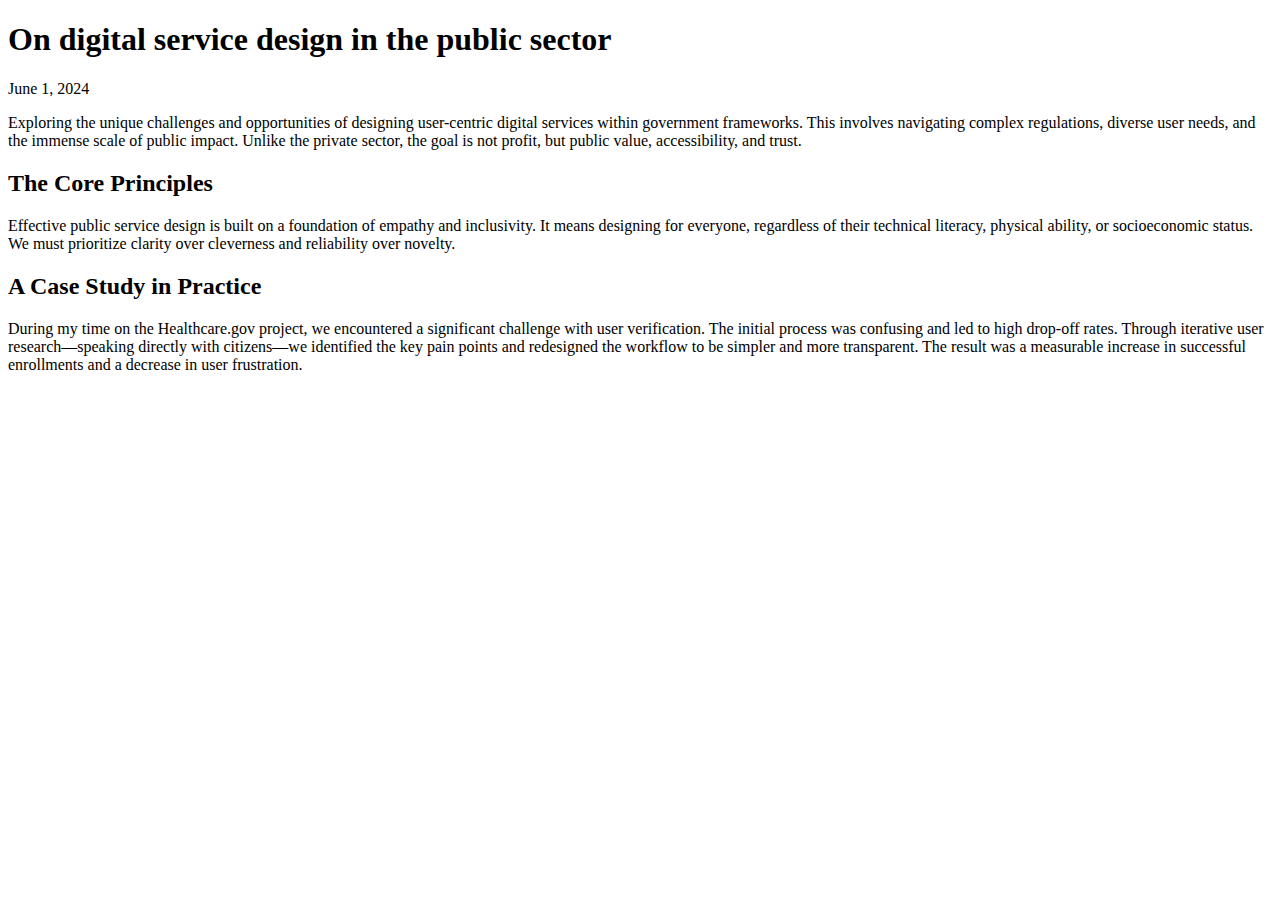
<file: articles/article1-digital-service-design.html>
<!DOCTYPE html>
<html lang="en">
<head>
    <meta charset="UTF-8">
    <meta name="viewport" content="width=device-width, initial-scale=1.0">
    <title>Digital Service Design in the Public Sector</title>
</head>
<body>
    <div class="article-content">
        <h1>On digital service design in the public sector</h1>
        <div class="article-meta">June 1, 2024</div>
        <p>Exploring the unique challenges and opportunities of designing user-centric digital services within government frameworks. This involves navigating complex regulations, diverse user needs, and the immense scale of public impact. Unlike the private sector, the goal is not profit, but public value, accessibility, and trust.</p>
        <h2>The Core Principles</h2>
        <p>Effective public service design is built on a foundation of empathy and inclusivity. It means designing for everyone, regardless of their technical literacy, physical ability, or socioeconomic status. We must prioritize clarity over cleverness and reliability over novelty.</p>
        <h2>A Case Study in Practice</h2>
        <p>During my time on the Healthcare.gov project, we encountered a significant challenge with user verification. The initial process was confusing and led to high drop-off rates. Through iterative user research—speaking directly with citizens—we identified the key pain points and redesigned the workflow to be simpler and more transparent. The result was a measurable increase in successful enrollments and a decrease in user frustration.</p>
    </div>
</body>
</html>
</file>
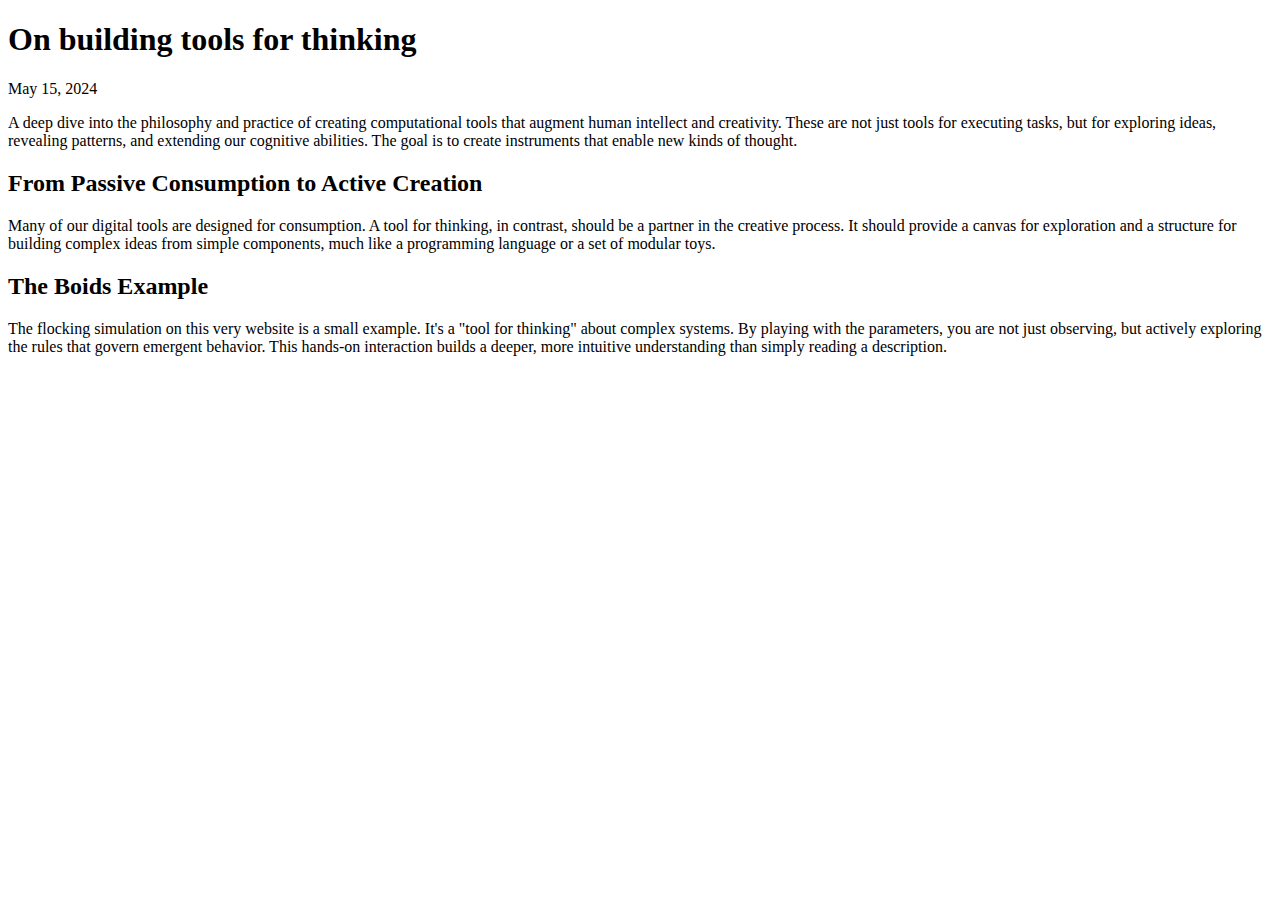
<file: articles/article2-building-tools.html>
<!DOCTYPE html>
<html lang="en">
<head>
    <meta charset="UTF-8">
    <meta name="viewport" content="width=device-width, initial-scale=1.0">
    <title>Building Tools for Thinking</title>
</head>
<body>
    <div class="article-content">
        <h1>On building tools for thinking</h1>
        <div class="article-meta">May 15, 2024</div>
        <p>A deep dive into the philosophy and practice of creating computational tools that augment human intellect and creativity. These are not just tools for executing tasks, but for exploring ideas, revealing patterns, and extending our cognitive abilities. The goal is to create instruments that enable new kinds of thought.</p>
        <h2>From Passive Consumption to Active Creation</h2>
        <p>Many of our digital tools are designed for consumption. A tool for thinking, in contrast, should be a partner in the creative process. It should provide a canvas for exploration and a structure for building complex ideas from simple components, much like a programming language or a set of modular toys.</p>
        <h2>The Boids Example</h2>
        <p>The flocking simulation on this very website is a small example. It's a "tool for thinking" about complex systems. By playing with the parameters, you are not just observing, but actively exploring the rules that govern emergent behavior. This hands-on interaction builds a deeper, more intuitive understanding than simply reading a description.</p>
    </div>
</body>
</html>
</file>
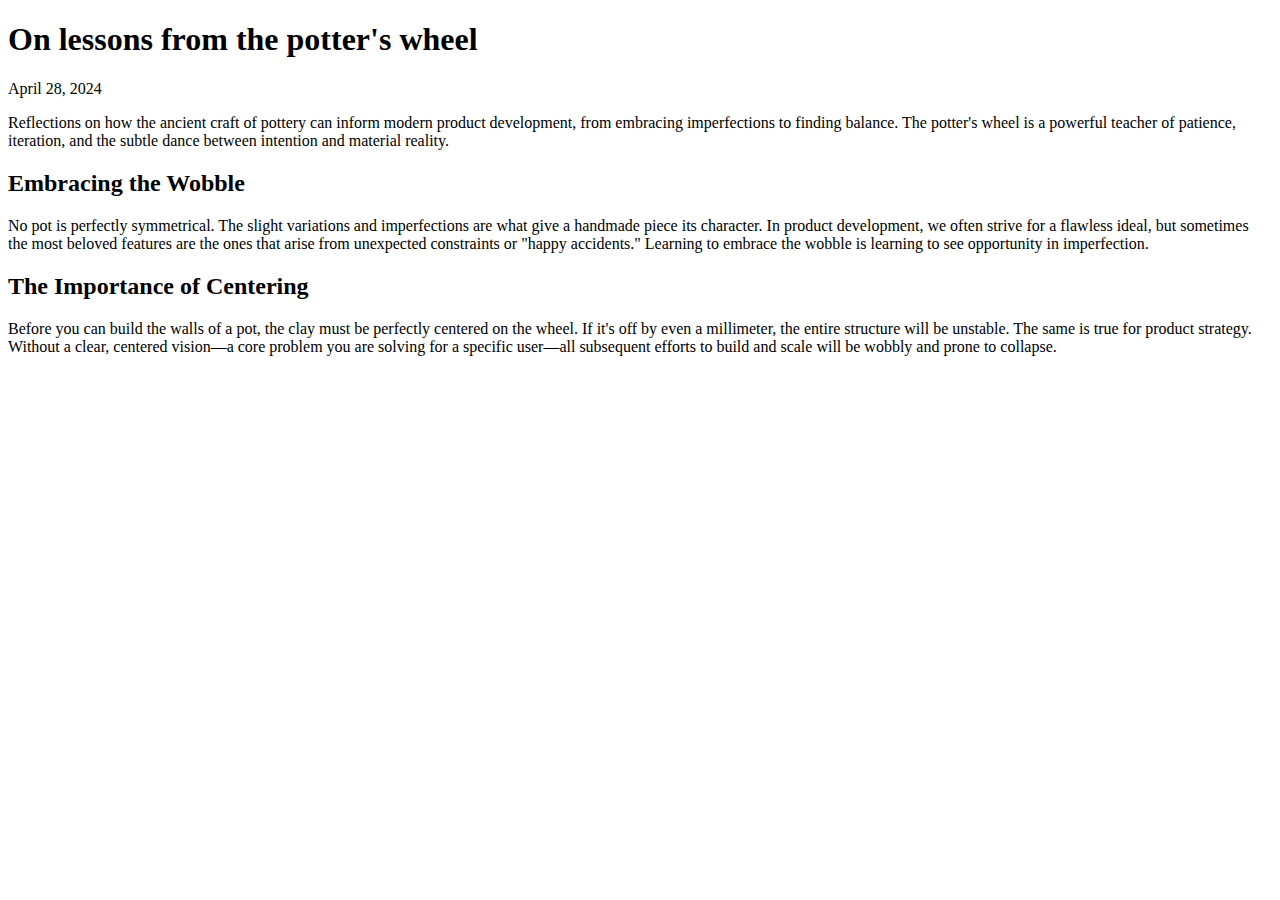
<file: articles/article3-lessons-from-the-potters-wheel.html>
<!DOCTYPE html>
<html lang="en">
<head>
    <meta charset="UTF-8">
    <meta name="viewport" content="width=device-width, initial-scale=1.0">
    <title>Lessons from the Potter's Wheel</title>
</head>
<body>
    <div class="article-content">
        <h1>On lessons from the potter's wheel</h1>
        <div class="article-meta">April 28, 2024</div>
        <p>Reflections on how the ancient craft of pottery can inform modern product development, from embracing imperfections to finding balance. The potter's wheel is a powerful teacher of patience, iteration, and the subtle dance between intention and material reality.</p>
        <h2>Embracing the Wobble</h2>
        <p>No pot is perfectly symmetrical. The slight variations and imperfections are what give a handmade piece its character. In product development, we often strive for a flawless ideal, but sometimes the most beloved features are the ones that arise from unexpected constraints or "happy accidents." Learning to embrace the wobble is learning to see opportunity in imperfection.</p>
        <h2>The Importance of Centering</h2>
        <p>Before you can build the walls of a pot, the clay must be perfectly centered on the wheel. If it's off by even a millimeter, the entire structure will be unstable. The same is true for product strategy. Without a clear, centered vision—a core problem you are solving for a specific user—all subsequent efforts to build and scale will be wobbly and prone to collapse.</p>
    </div>
</body>
</html>
</file>
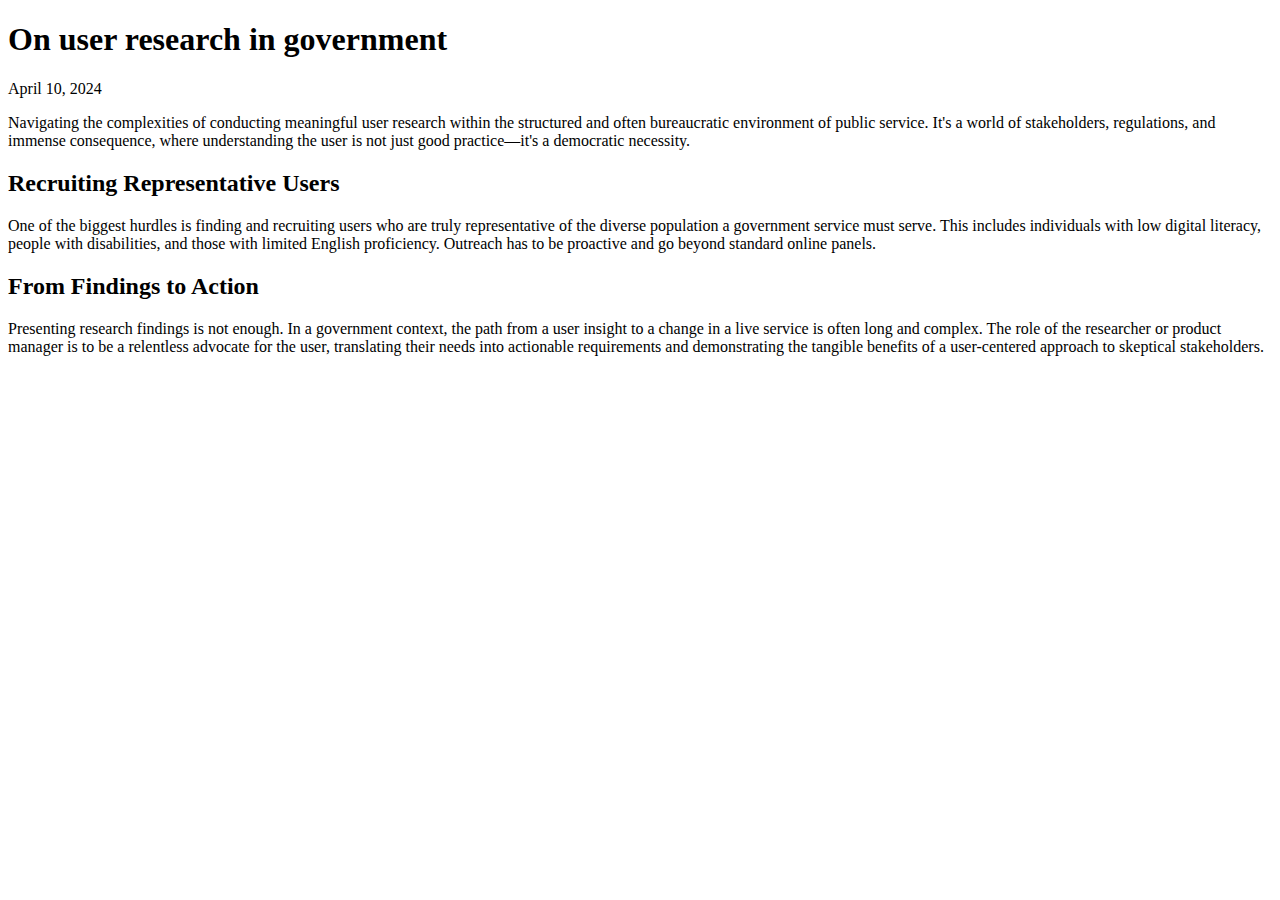
<file: articles/article4-user-research-in-government.html>
<!DOCTYPE html>
<html lang="en">
<head>
    <meta charset="UTF-8">
    <meta name="viewport" content="width=device-width, initial-scale=1.0">
    <title>User Research in Government</title>
</head>
<body>
    <div class="article-content">
        <h1>On user research in government</h1>
        <div class="article-meta">April 10, 2024</div>
        <p>Navigating the complexities of conducting meaningful user research within the structured and often bureaucratic environment of public service. It's a world of stakeholders, regulations, and immense consequence, where understanding the user is not just good practice—it's a democratic necessity.</p>
        <h2>Recruiting Representative Users</h2>
        <p>One of the biggest hurdles is finding and recruiting users who are truly representative of the diverse population a government service must serve. This includes individuals with low digital literacy, people with disabilities, and those with limited English proficiency. Outreach has to be proactive and go beyond standard online panels.</p>
        <h2>From Findings to Action</h2>
        <p>Presenting research findings is not enough. In a government context, the path from a user insight to a change in a live service is often long and complex. The role of the researcher or product manager is to be a relentless advocate for the user, translating their needs into actionable requirements and demonstrating the tangible benefits of a user-centered approach to skeptical stakeholders.</p>
    </div>
</body>
</html>
</file>
